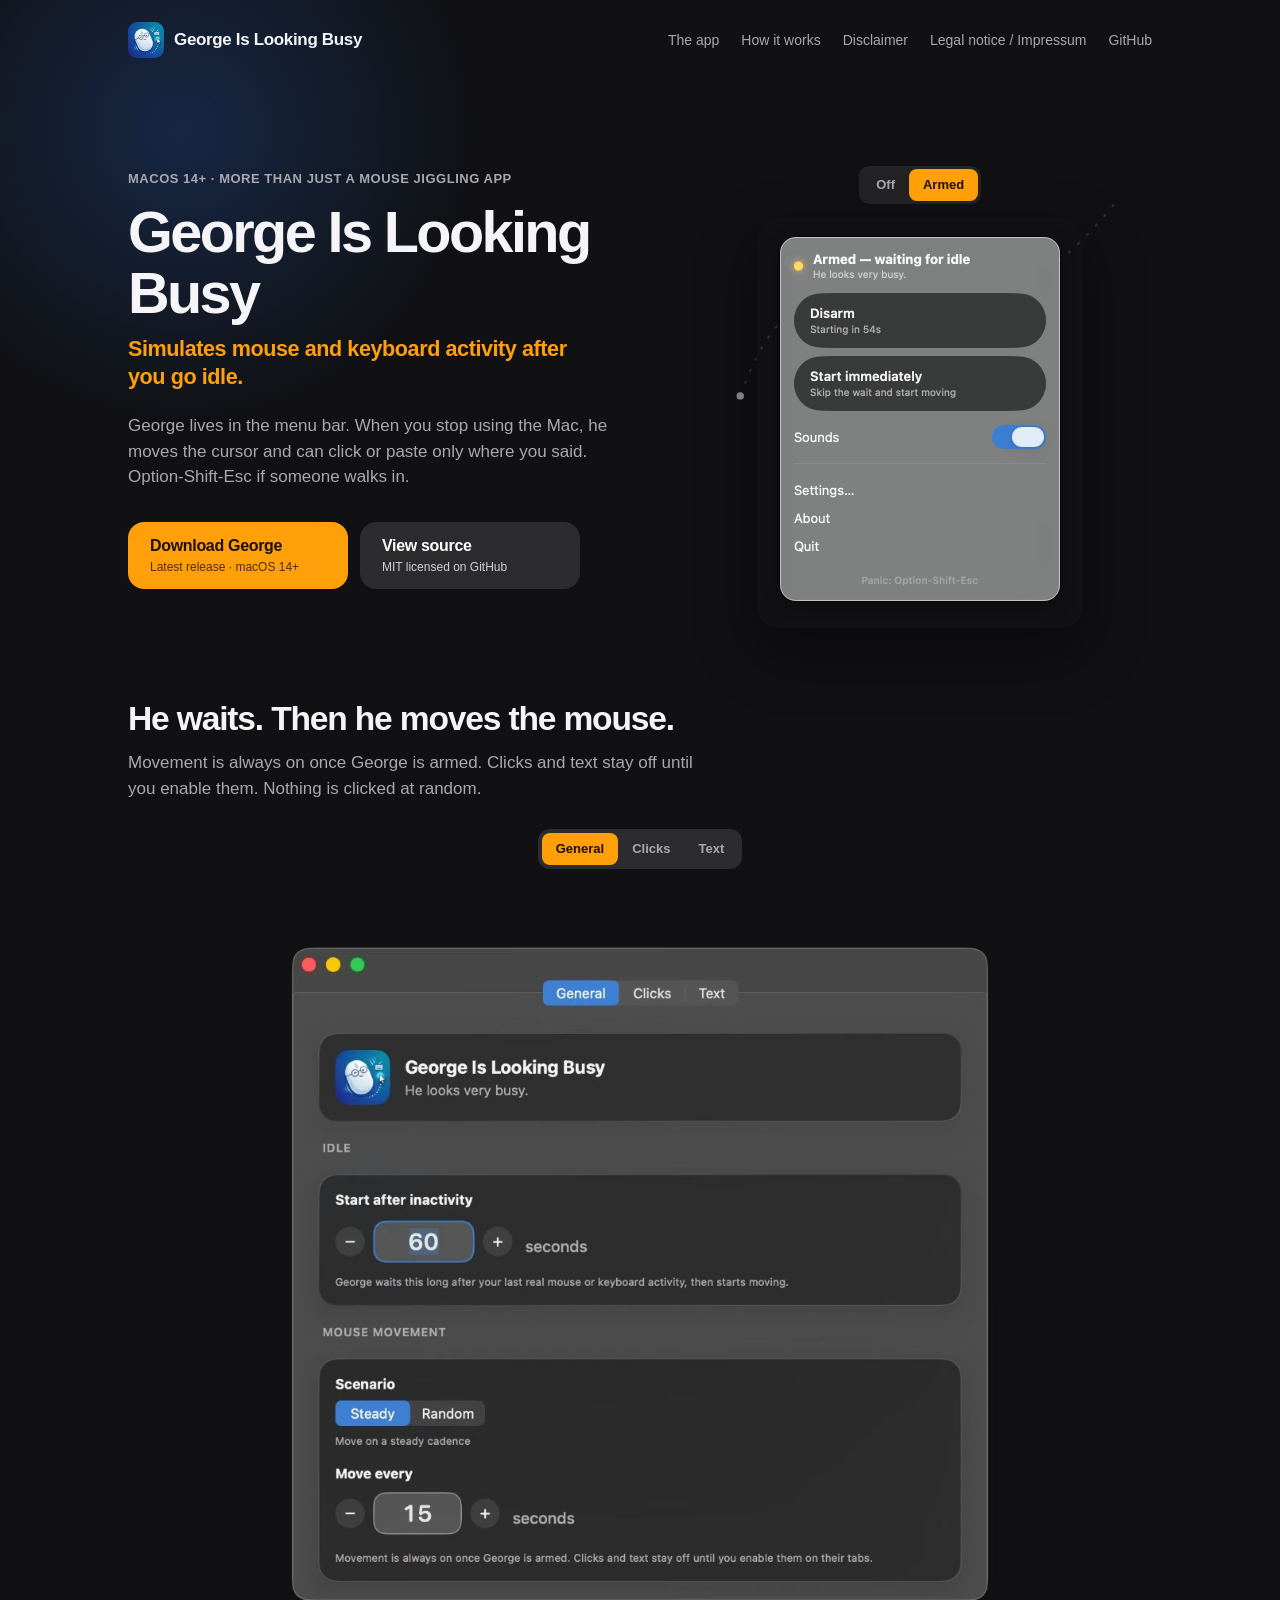
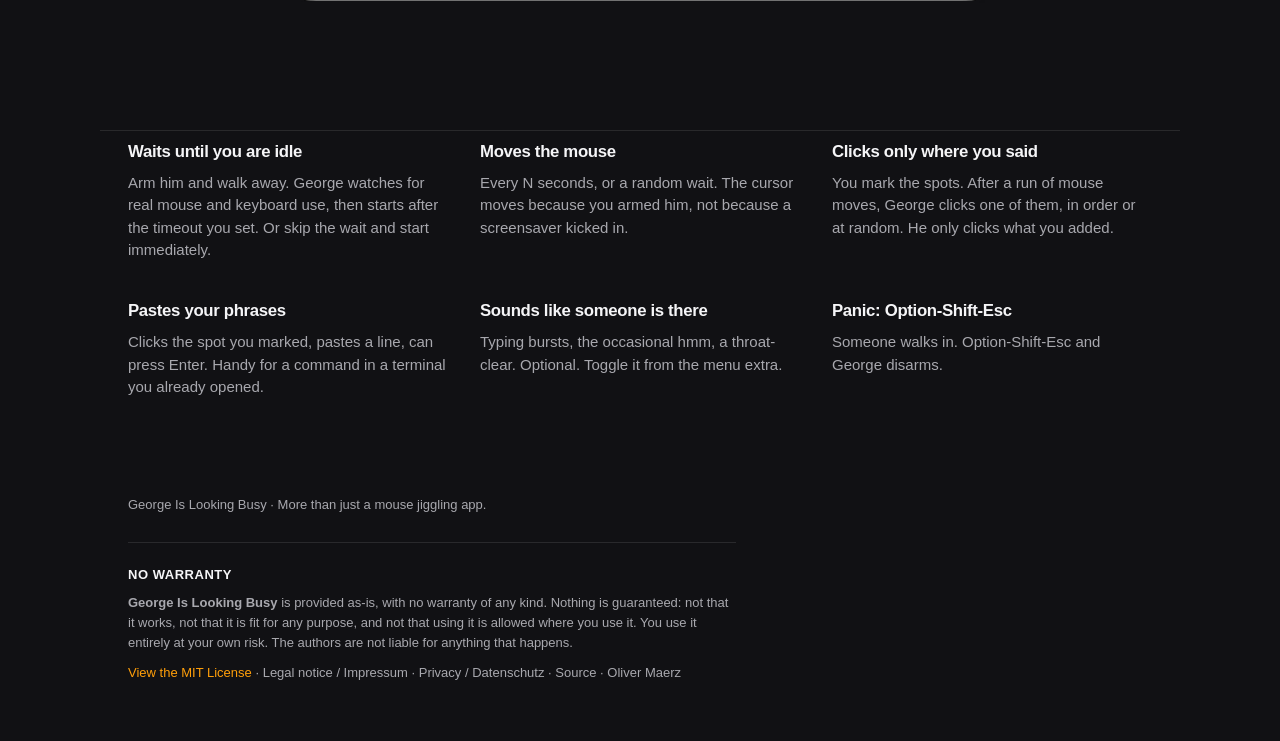
<file: docs/index.html>
<!DOCTYPE html>
<html lang="en">
<head>
  <meta charset="utf-8">
  <meta name="viewport" content="width=device-width, initial-scale=1">
  <title>George Is Looking Busy · macOS idle mouse and keyboard simulator</title>
  <meta name="description" content="A macOS menu bar app that simulates mouse and keyboard activity after you go idle. Clicks and pastes only where you said.">
  <link rel="canonical" href="https://george.olivermaerz.com/">
  <link rel="icon" type="image/png" href="images/favicon.png">
  <link rel="apple-touch-icon" href="images/apple-touch-icon.png">
  <link rel="preload" as="image" href="images/menu-armed.avif" type="image/avif">
  <meta property="og:title" content="George Is Looking Busy">
  <meta property="og:description" content="Simulates mouse and keyboard activity after you go idle. A macOS menu bar app.">
  <meta property="og:url" content="https://george.olivermaerz.com/">
  <meta property="og:image" content="https://george.olivermaerz.com/images/icon.png">
  <meta property="og:image:alt" content="George app icon: a cartoon mouse with glasses">
  <meta property="og:type" content="website">
  <meta property="og:site_name" content="George Is Looking Busy">
  <meta name="twitter:card" content="summary">
  <meta name="twitter:title" content="George Is Looking Busy">
  <meta name="twitter:description" content="A macOS menu bar extra that simulates mouse and keyboard activity after you go idle.">
  <meta name="twitter:image" content="https://george.olivermaerz.com/images/icon.png">
  <script type="application/ld+json">
  {
    "@context": "https://schema.org",
    "@type": "SoftwareApplication",
    "name": "George Is Looking Busy",
    "alternateName": "George",
    "url": "https://george.olivermaerz.com/",
    "image": "https://george.olivermaerz.com/images/icon.png",
    "screenshot": [
      {
        "@type": "ImageObject",
        "contentUrl": "https://george.olivermaerz.com/images/menu-armed.webp",
        "caption": "George Is Looking Busy menu extra while armed, counting down to idle"
      },
      {
        "@type": "ImageObject",
        "contentUrl": "https://george.olivermaerz.com/images/settings-general.webp",
        "caption": "General settings: idle timeout and mouse movement cadence"
      },
      {
        "@type": "ImageObject",
        "contentUrl": "https://george.olivermaerz.com/images/settings-clicks.webp",
        "caption": "Clicks settings: enable clicks, interval, and a marked click target"
      },
      {
        "@type": "ImageObject",
        "contentUrl": "https://george.olivermaerz.com/images/settings-text.webp",
        "caption": "Text settings: paste phrases at a marked spot, optionally pressing Enter"
      }
    ],
    "description": "A macOS menu bar app that simulates mouse and keyboard activity after you go idle. Clicks and pastes only where you said.",
    "applicationCategory": "UtilitiesApplication",
    "operatingSystem": "macOS 14",
    "softwareLicense": "https://opensource.org/licenses/MIT",
    "author": {
      "@type": "Person",
      "name": "Oliver Maerz",
      "url": "https://github.com/olivermaerz"
    },
    "offers": {
      "@type": "Offer",
      "price": "0",
      "priceCurrency": "USD"
    },
    "downloadUrl": "https://github.com/olivermaerz/george/releases"
  }
  </script>
  <link rel="stylesheet" href="styles.css">
</head>
<body>
  <div class="glow" aria-hidden="true"></div>

  <header class="nav">
    <a class="brand" href="#top">
      <img src="images/icon-72.webp" width="36" height="36" alt="" decoding="async">
      <span>George Is Looking Busy</span>
    </a>
    <nav>
      <a href="#tour">The app</a>
      <a href="#how">How it works</a>
      <a href="#disclaimer">Disclaimer</a>
      <a href="impressum.html">Legal notice / Impressum</a>
      <a href="https://github.com/olivermaerz/george">GitHub</a>
    </nav>
  </header>

  <main id="top">
    <section class="hero">
      <div class="hero-copy">
        <p class="eyebrow">macOS 14+ · More than just a mouse jiggling app</p>
        <h1>George Is Looking Busy</h1>
        <p class="tagline">Simulates mouse and keyboard activity after you go idle.</p>
        <p class="lede">
          George lives in the menu bar. When you stop using the Mac, he moves the cursor
          and can click or paste only where you said. Option-Shift-Esc if someone walks in.
        </p>
        <div class="ctas">
          <a class="btn-arm" href="https://github.com/olivermaerz/george/releases">
            <strong>Download George</strong>
            <span>Latest release · macOS 14+</span>
          </a>
          <a class="btn-quiet" href="https://github.com/olivermaerz/george">
            <strong>View source</strong>
            <span>MIT licensed on GitHub</span>
          </a>
        </div>
      </div>

      <div class="hero-visual">
        <svg class="wander" viewBox="0 0 420 340" aria-hidden="true">
          <path class="wander-path" d="M36 270 C 110 60, 210 310, 390 88" fill="none"/>
          <circle class="wander-dot" r="3.5" cx="0" cy="0"/>
        </svg>
        <div class="menu-stage">
          <div class="menu-toggle" role="tablist" aria-label="Menu extra state">
            <button type="button" id="tab-off" role="tab" aria-selected="false" aria-controls="menu-shot" data-src="images/menu-off" data-alt="George Is Looking Busy menu extra while off, with Arm and Start immediately buttons">Off</button>
            <button type="button" id="tab-armed" role="tab" aria-selected="true" aria-controls="menu-shot" data-src="images/menu-armed" data-alt="George Is Looking Busy menu extra while armed, counting down to idle">Armed</button>
          </div>
          <picture>
            <source type="image/avif" srcset="images/menu-armed.avif">
            <source type="image/webp" srcset="images/menu-armed.webp">
            <img id="menu-shot" class="menu-shot" src="images/menu-armed.webp" width="652" height="820" alt="George Is Looking Busy menu extra while armed, counting down to idle" decoding="async">
          </picture>
        </div>
      </div>
    </section>

    <section class="tour" id="tour">
      <div class="tour-copy">
        <h2>He waits. Then he moves the mouse.</h2>
        <p>
          Movement is always on once George is armed. Clicks and text stay off
          until you enable them. Nothing is clicked at random.
        </p>
      </div>

      <div class="segmented" role="tablist" aria-label="Settings">
        <button type="button" role="tab" aria-selected="true" aria-controls="tour-shot" data-src="images/settings-general" data-alt="George Is Looking Busy General settings: idle timeout and mouse movement cadence">General</button>
        <button type="button" role="tab" aria-selected="false" aria-controls="tour-shot" data-src="images/settings-clicks" data-alt="George Is Looking Busy Clicks settings: enable clicks, interval, and a marked click target">Clicks</button>
        <button type="button" role="tab" aria-selected="false" aria-controls="tour-shot" data-src="images/settings-text" data-alt="George Is Looking Busy Text settings: paste phrases at a marked spot, optionally pressing Enter">Text</button>
      </div>

      <figure class="window-stage">
        <picture>
          <source type="image/avif" srcset="images/settings-general.avif">
          <source type="image/webp" srcset="images/settings-general.webp">
          <img id="tour-shot" src="images/settings-general.webp" width="956" height="965" alt="George Is Looking Busy General settings: idle timeout and mouse movement cadence" loading="lazy" decoding="async">
        </picture>
      </figure>
    </section>

    <section class="features" id="how">
      <article>
        <h3>Waits until you are idle</h3>
        <p>Arm him and walk away. George watches for real mouse and keyboard use, then starts after the timeout you set. Or skip the wait and start immediately.</p>
      </article>
      <article>
        <h3>Moves the mouse</h3>
        <p>Every N seconds, or a random wait. The cursor moves because you armed him, not because a screensaver kicked in.</p>
      </article>
      <article>
        <h3>Clicks only where you said</h3>
        <p>You mark the spots. After a run of mouse moves, George clicks one of them, in order or at random. He only clicks what you added.</p>
      </article>
      <article>
        <h3>Pastes your phrases</h3>
        <p>Clicks the spot you marked, pastes a line, can press Enter. Handy for a command in a terminal you already opened.</p>
      </article>
      <article>
        <h3>Sounds like someone is there</h3>
        <p>Typing bursts, the occasional hmm, a throat-clear. Optional. Toggle it from the menu extra.</p>
      </article>
      <article>
        <h3>Panic: Option-Shift-Esc</h3>
        <p>Someone walks in. Option-Shift-Esc and George disarms.</p>
      </article>
    </section>
  </main>

  <footer>
    <p>George Is Looking Busy · More than just a mouse jiggling app.</p>
    <section class="disclaimer" id="disclaimer">
      <h2>No warranty</h2>
      <p>
        <strong>George Is Looking Busy</strong> is provided as-is, with no warranty of any kind. Nothing is
        guaranteed: not that it works, not that it is fit for any purpose, and
        not that using it is allowed where you use it. You use it entirely at
        your own risk. The authors are not liable for anything that happens.
      </p>
      <p>
        <button type="button" class="license-open" data-open-license>View the MIT License</button>
        ·
        <a href="impressum.html">Legal notice / Impressum</a>
        ·
        <a href="privacy.html">Privacy / Datenschutz</a>
        ·
        <a href="https://github.com/olivermaerz/george">Source</a>
        ·
        <a href="https://github.com/olivermaerz">Oliver Maerz</a>
      </p>
    </section>
  </footer>

  <dialog id="license-dialog" class="license-dialog" aria-labelledby="license-title">
    <div class="license-dialog-head">
      <h2 id="license-title">MIT License</h2>
      <button type="button" class="license-close" data-close-license>Close</button>
    </div>
    <textarea class="license-text" readonly rows="18">MIT License

Copyright (c) 2026 Oliver Maerz

Permission is hereby granted, free of charge, to any person obtaining a copy
of this software and associated documentation files (the "Software"), to deal
in the Software without restriction, including without limitation the rights
to use, copy, modify, merge, publish, distribute, sublicense, and/or sell
copies of the Software, and to permit persons to whom the Software is
furnished to do so, subject to the following conditions:

The above copyright notice and this permission notice shall be included in all
copies or substantial portions of the Software.

THE SOFTWARE IS PROVIDED "AS IS", WITHOUT WARRANTY OF ANY KIND, EXPRESS OR
IMPLIED, INCLUDING BUT NOT LIMITED TO THE WARRANTIES OF MERCHANTABILITY,
FITNESS FOR A PARTICULAR PURPOSE AND NONINFRINGEMENT. IN NO EVENT SHALL THE
AUTHORS OR COPYRIGHT HOLDERS BE LIABLE FOR ANY CLAIM, DAMAGES OR OTHER
LIABILITY, WHETHER IN AN ACTION OF CONTRACT, TORT OR OTHERWISE, ARISING FROM,
OUT OF OR IN CONNECTION WITH THE SOFTWARE OR THE USE OR OTHER DEALINGS IN THE
SOFTWARE.</textarea>
  </dialog>

  <script src="app.js"></script>
</body>
</html>
</file>
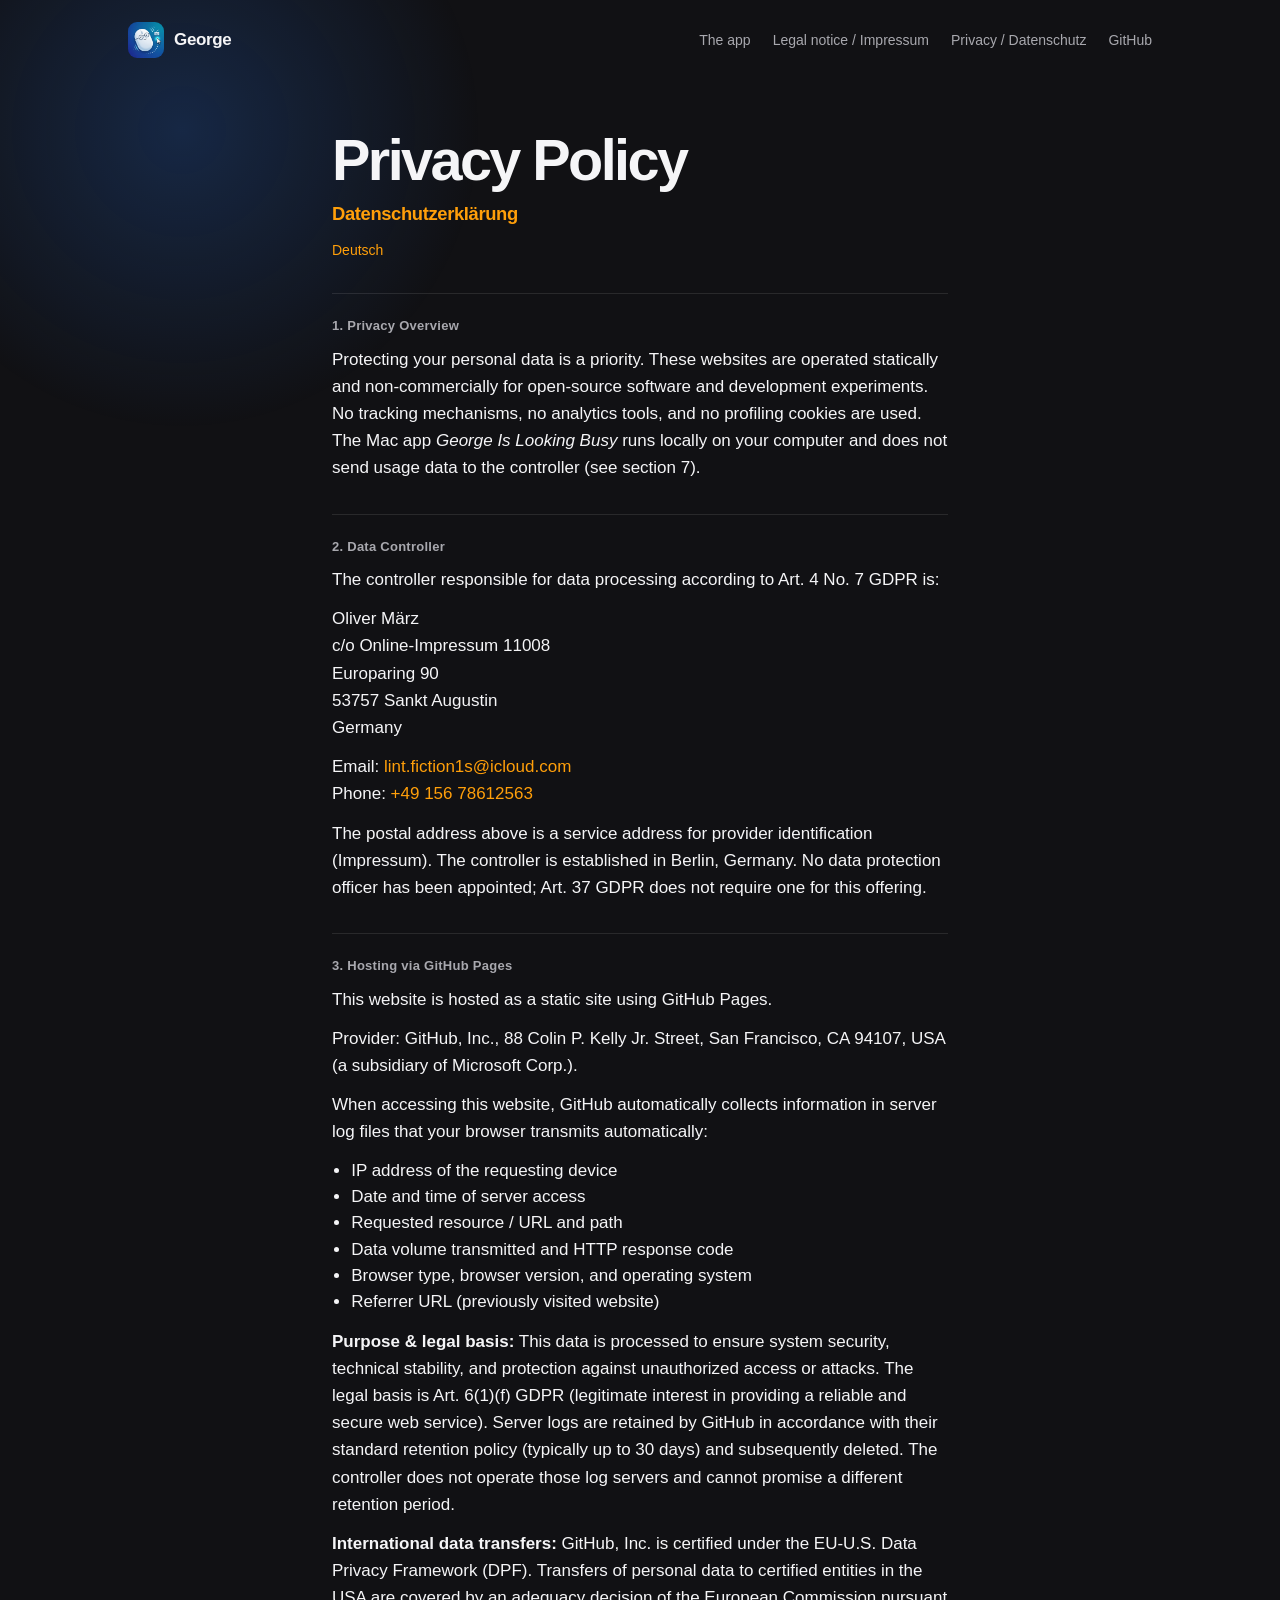
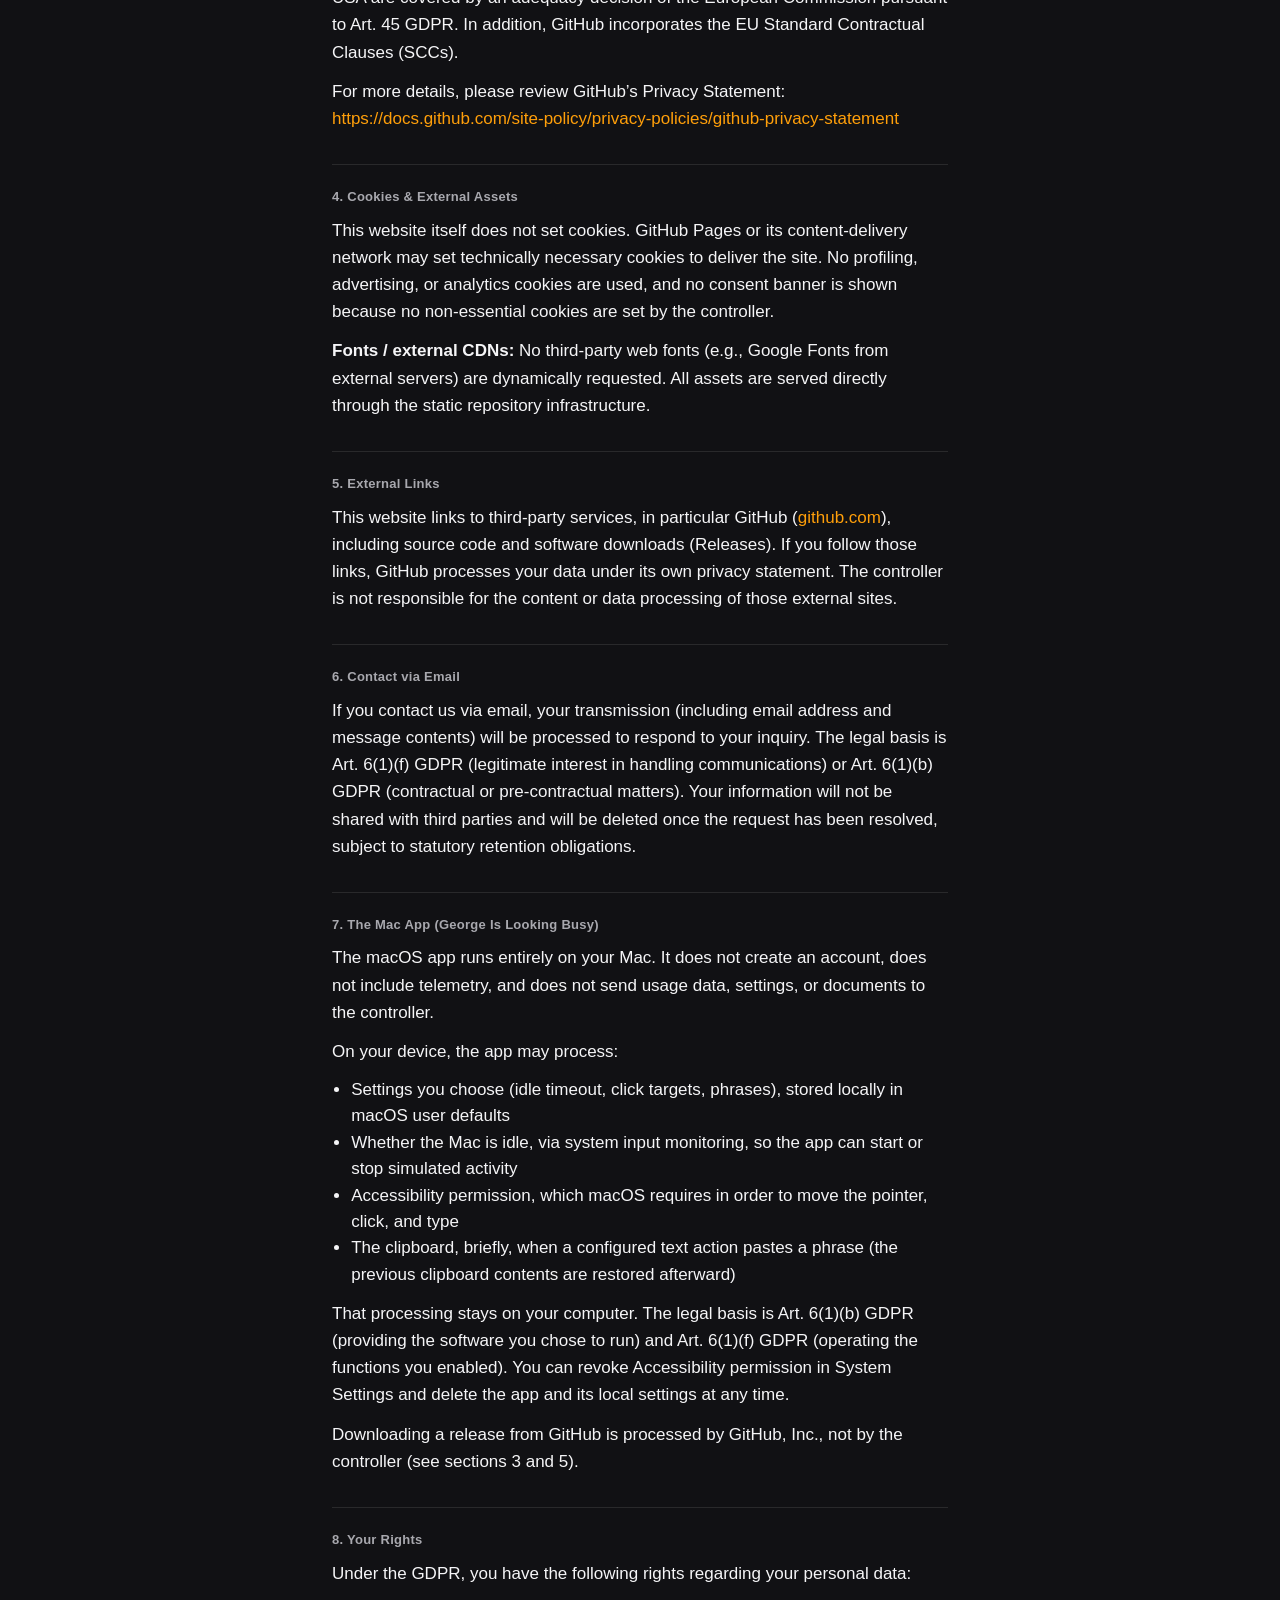
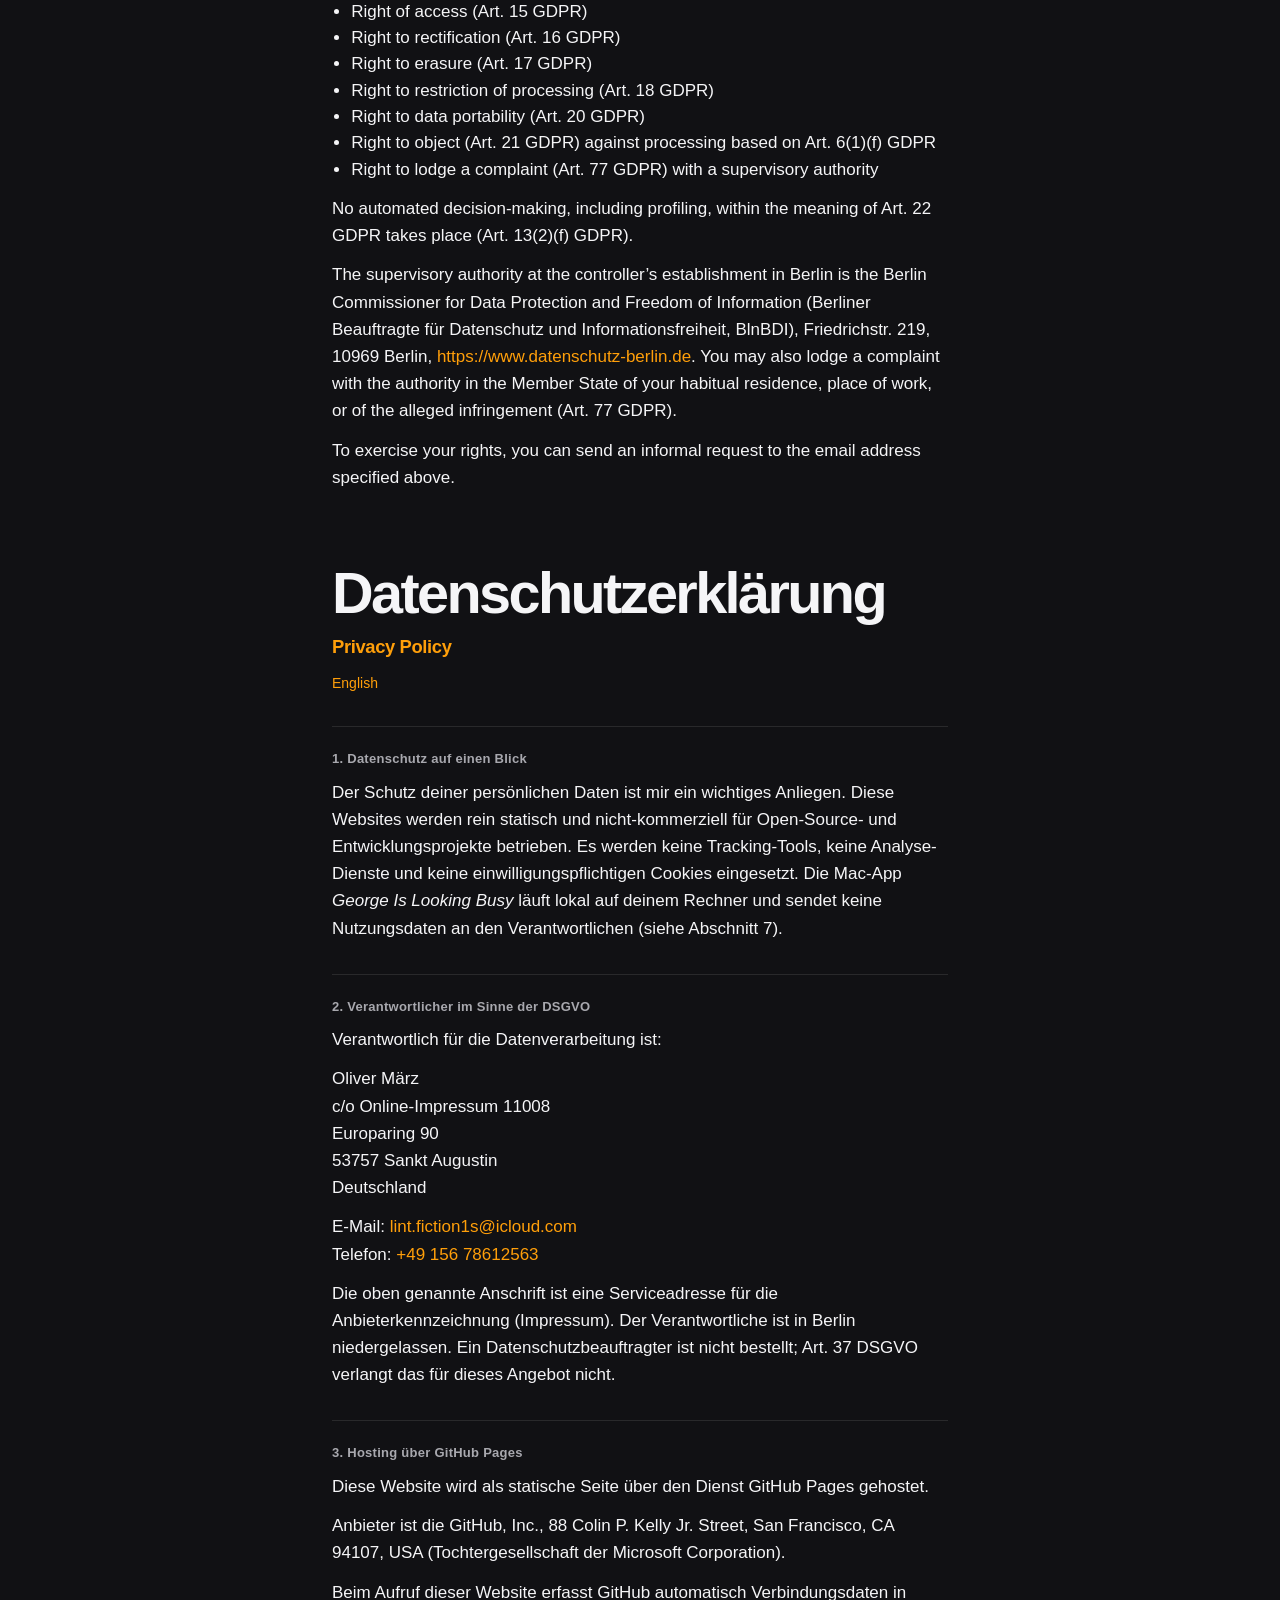
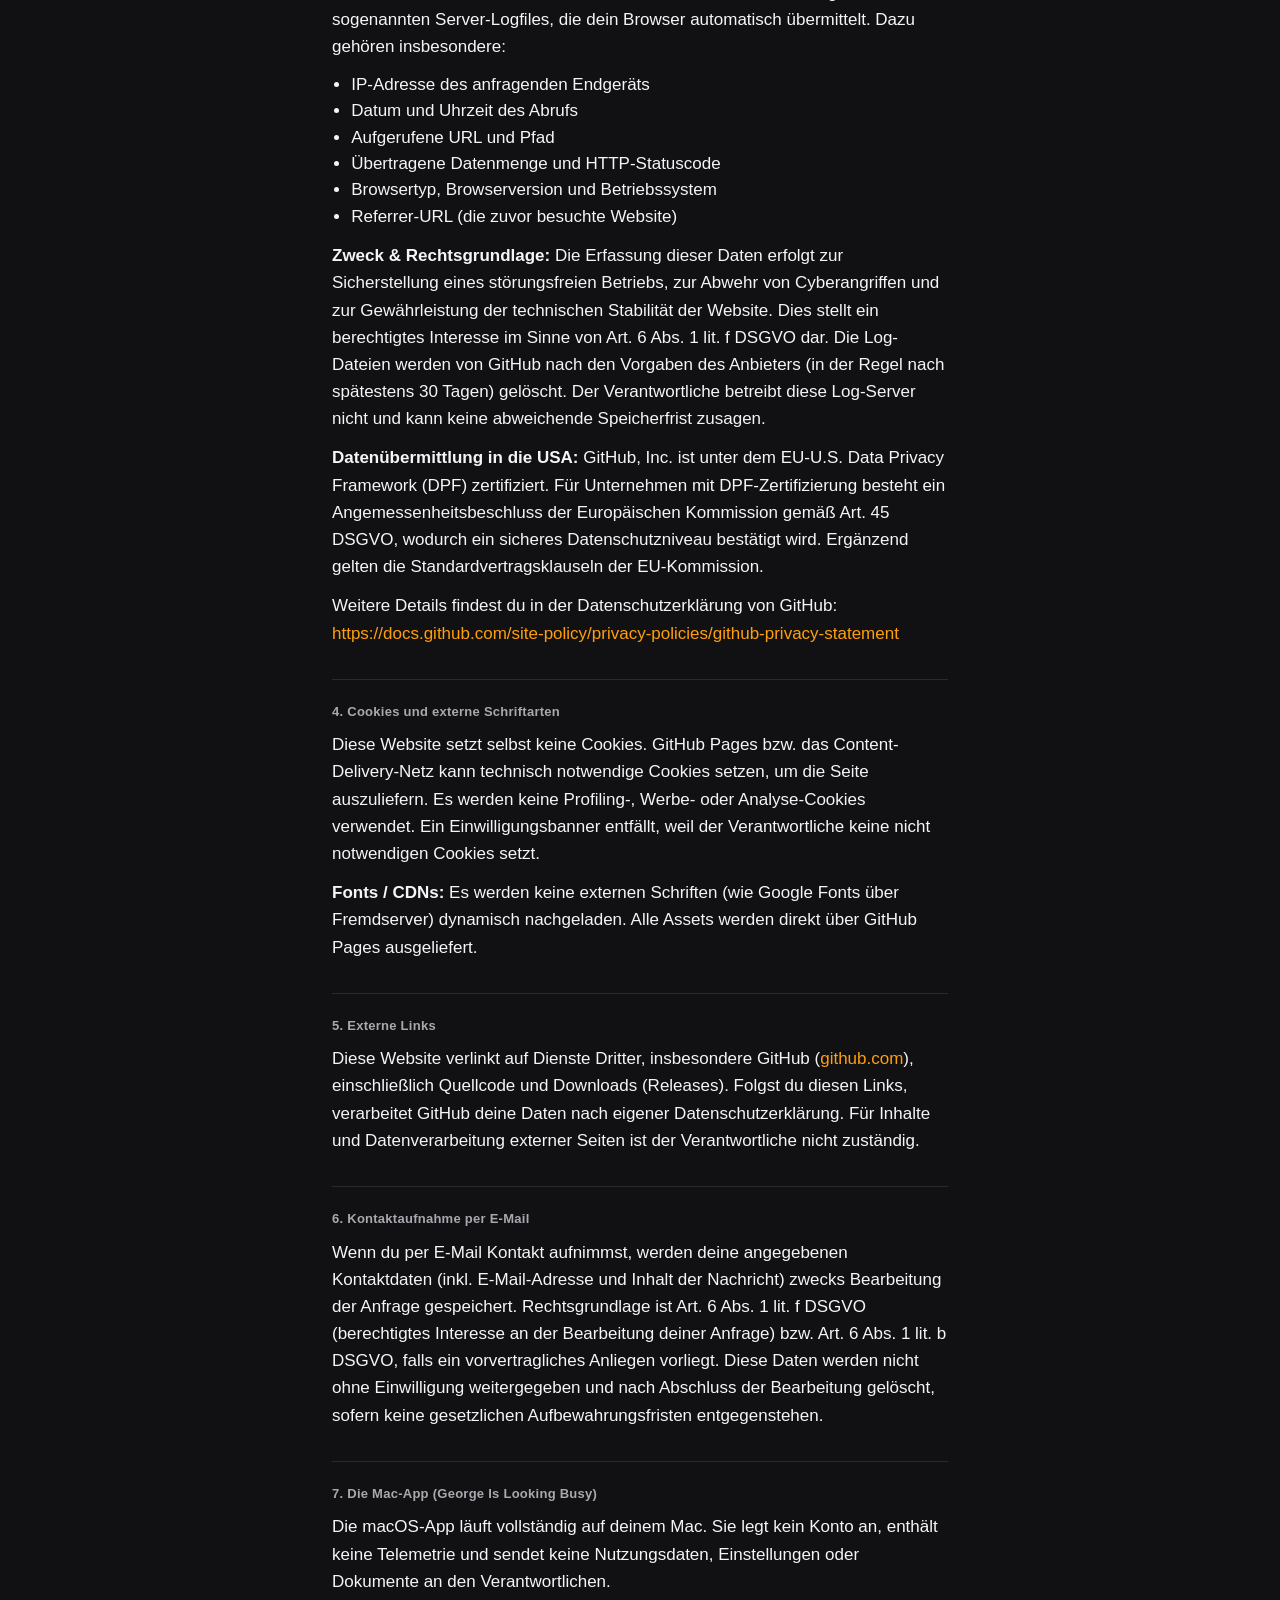
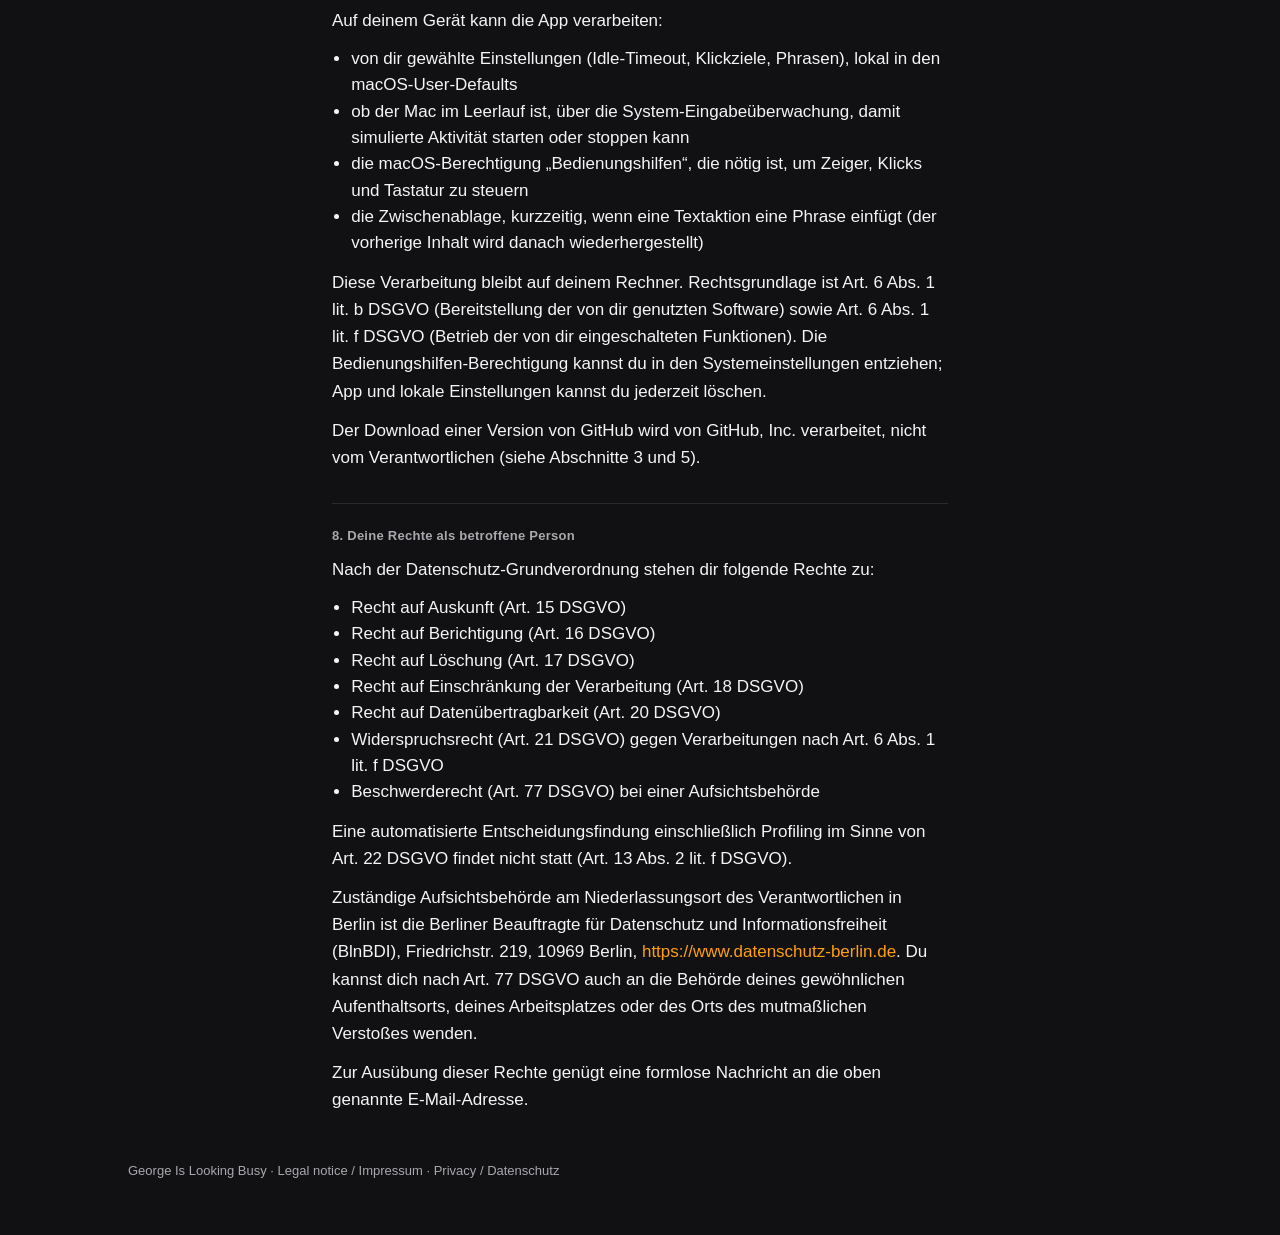
<file: docs/datenschutz.html>
<!DOCTYPE html>
<html lang="de">
<head>
  <meta charset="utf-8">
  <meta http-equiv="refresh" content="0; url=privacy.html#de">
  <link rel="canonical" href="https://george.olivermaerz.com/privacy.html">
  <title>Datenschutzerklärung</title>
  <script>location.replace("privacy.html#de");</script>
</head>
<body>
  <p><a href="privacy.html#de">Datenschutzerklärung / Privacy Policy</a></p>
</body>
</html>
</file>
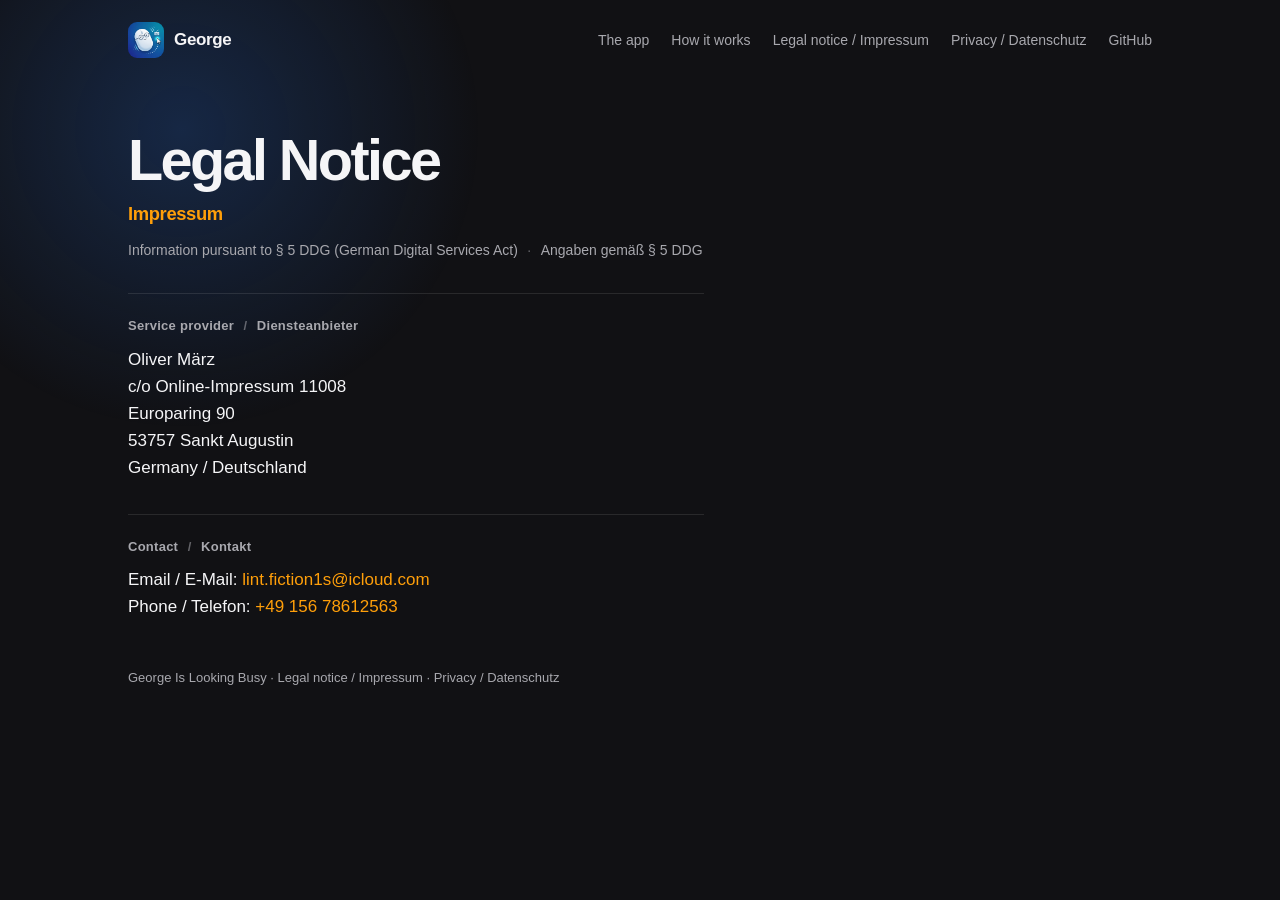
<file: docs/impressum.html>
<!DOCTYPE html>
<html lang="en">
<head>
  <meta charset="utf-8">
  <meta name="viewport" content="width=device-width, initial-scale=1">
  <title>Legal Notice / Impressum — George Is Looking Busy</title>
  <meta name="description" content="Legal notice / Impressum and provider identification for George Is Looking Busy.">
  <meta name="theme-color" content="#111114">
  <link rel="canonical" href="https://george.olivermaerz.com/impressum.html">
  <link rel="icon" type="image/png" href="images/favicon.png">
  <link rel="apple-touch-icon" href="images/apple-touch-icon.png">
  <link rel="stylesheet" href="styles.css">
</head>
<body>
  <div class="glow" aria-hidden="true"></div>

  <header class="nav">
    <a class="brand" href="./">
      <img src="images/icon.png" width="36" height="36" alt="">
      <span>George</span>
    </a>
    <nav>
      <a href="./#tour">The app</a>
      <a href="./#how">How it works</a>
      <a href="./impressum.html">Legal notice / Impressum</a>
      <a href="./privacy.html">Privacy / Datenschutz</a>
      <a href="https://github.com/olivermaerz/george">GitHub</a>
    </nav>
  </header>

  <main class="legal" id="top">
    <h1>Legal Notice</h1>
    <p class="legal-lede" lang="de">Impressum</p>
    <p class="legal-sub">
      <span lang="en">Information pursuant to § 5 DDG (German Digital Services Act)</span>
      <span class="sep" aria-hidden="true">·</span>
      <span lang="de">Angaben gemäß § 5 DDG</span>
    </p>

    <section class="legal-block">
      <h2>
        <span lang="en">Service provider</span>
        <span class="sep" aria-hidden="true">/</span>
        <span lang="de">Diensteanbieter</span>
      </h2>
      <p>
        Oliver März<br>
        c/o Online-Impressum 11008<br>
        Europaring 90<br>
        53757 Sankt Augustin<br>
        <span lang="en">Germany</span><span lang="de"> / Deutschland</span>
      </p>
    </section>

    <section class="legal-block">
      <h2>
        <span lang="en">Contact</span>
        <span class="sep" aria-hidden="true">/</span>
        <span lang="de">Kontakt</span>
      </h2>
      <p>
        <span lang="en">Email</span><span lang="de"> / E-Mail</span>:
        <a href="mailto:lint.fiction1s@icloud.com">lint.fiction1s@icloud.com</a><br>
        <span lang="en">Phone</span><span lang="de"> / Telefon</span>:
        <a href="tel:+4915678612563">+49 156 78612563</a>
      </p>
    </section>
  </main>

  <footer>
    <p>
      <a href="./">George Is Looking Busy</a>
      · <a href="./impressum.html">Legal notice / Impressum</a>
      · <a href="./privacy.html">Privacy / Datenschutz</a>
    </p>
  </footer>
</body>
</html>
</file>
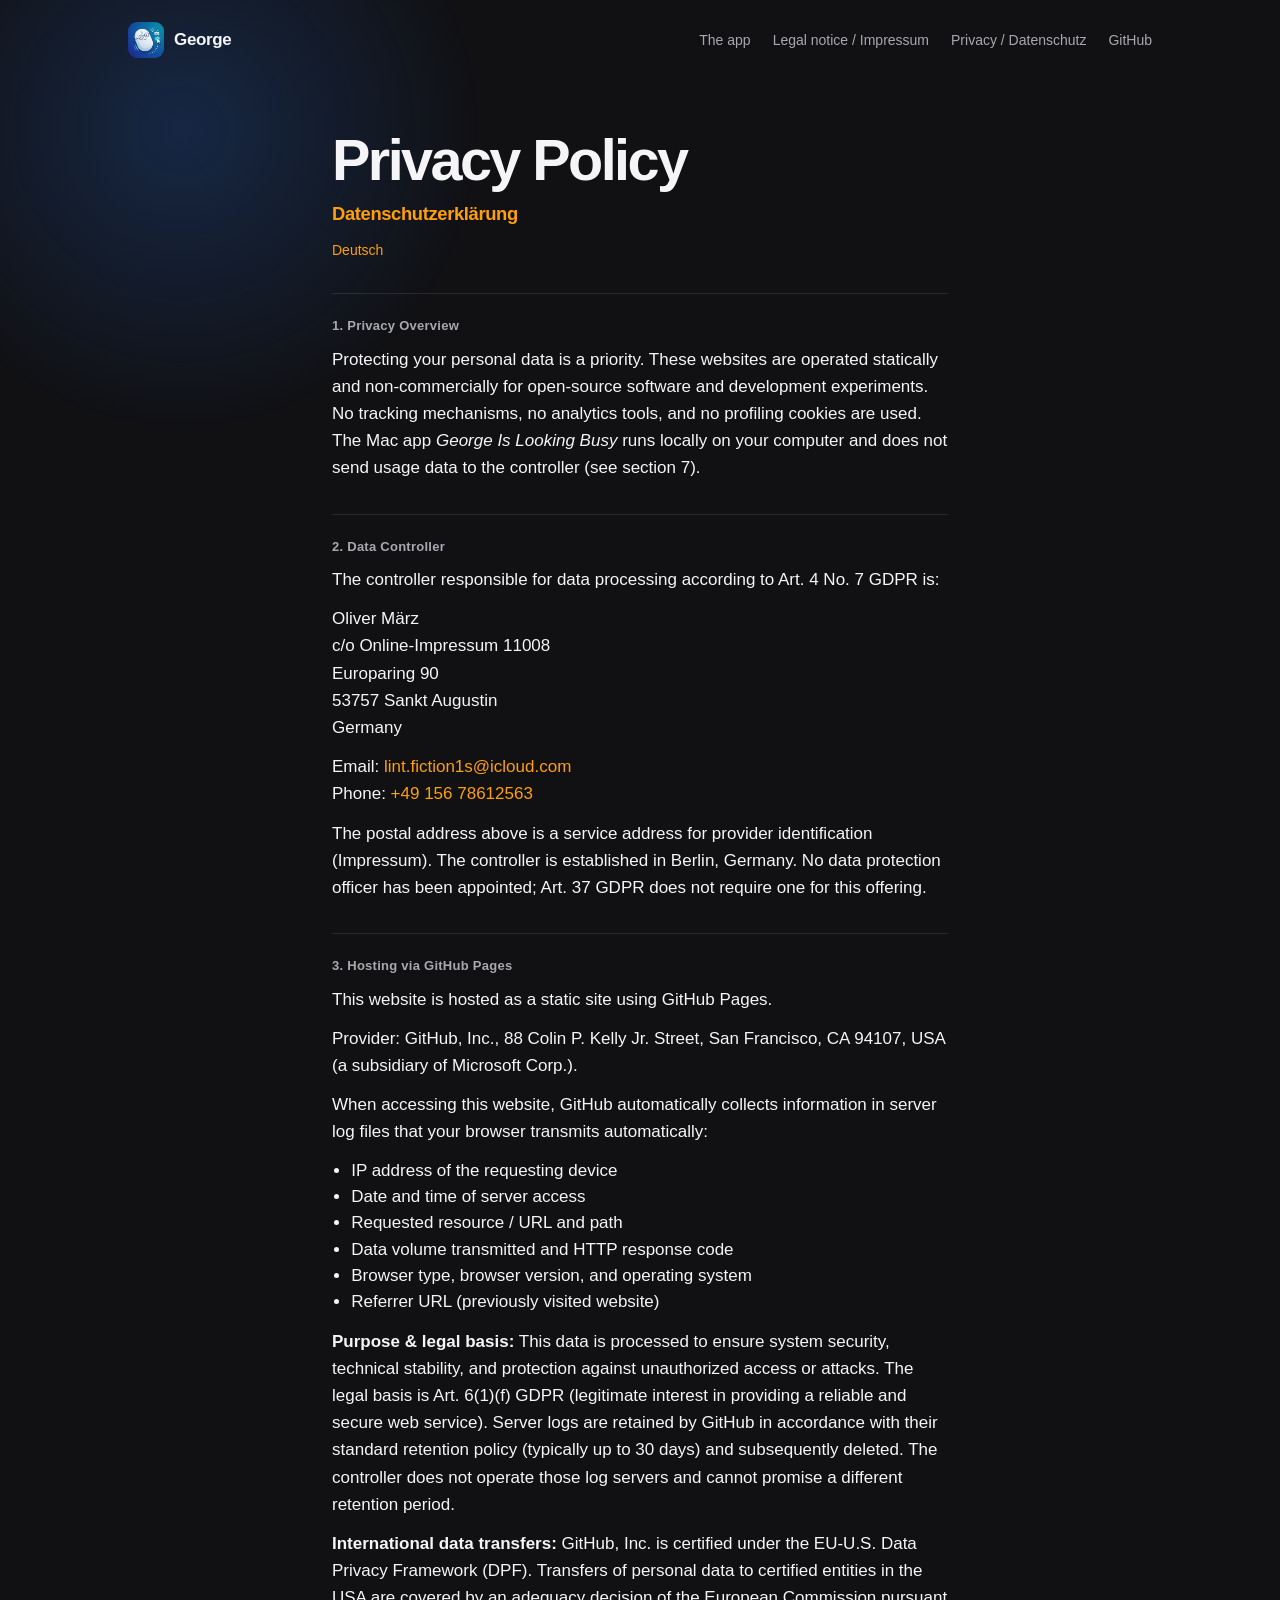
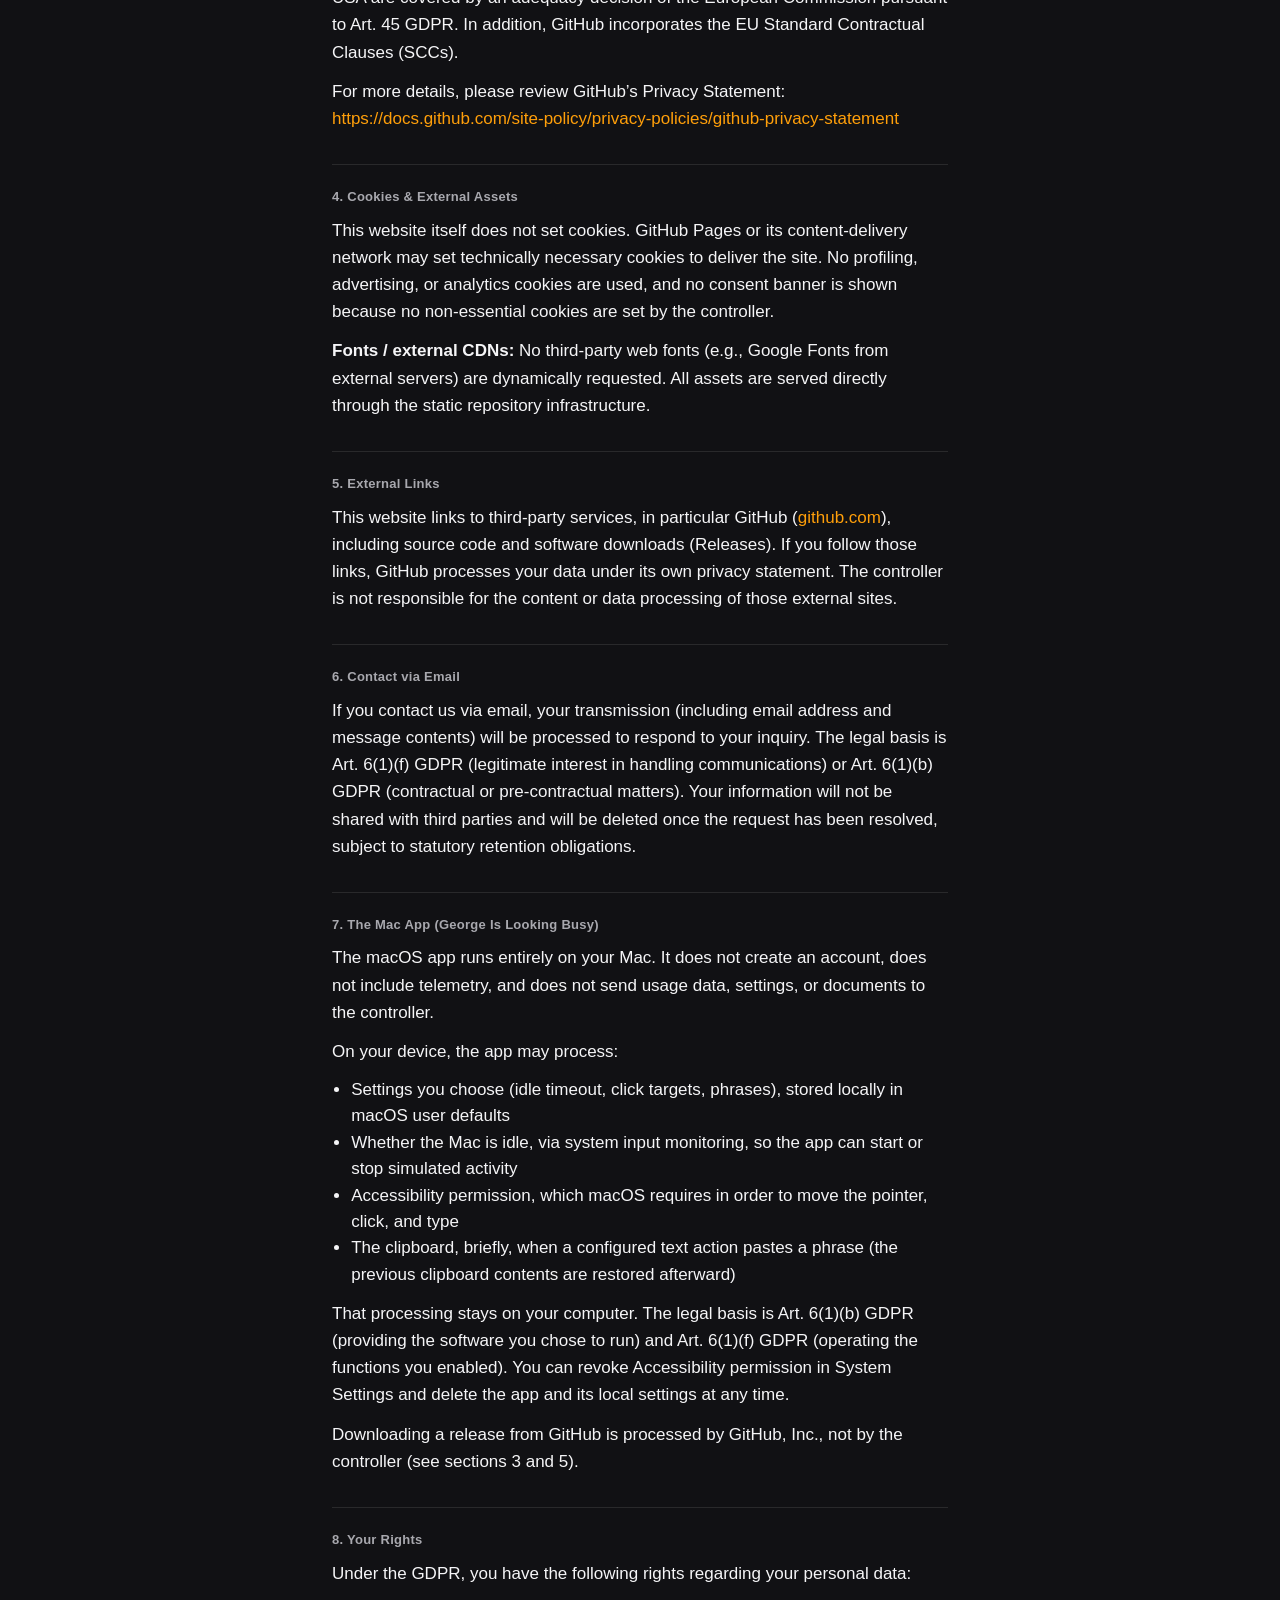
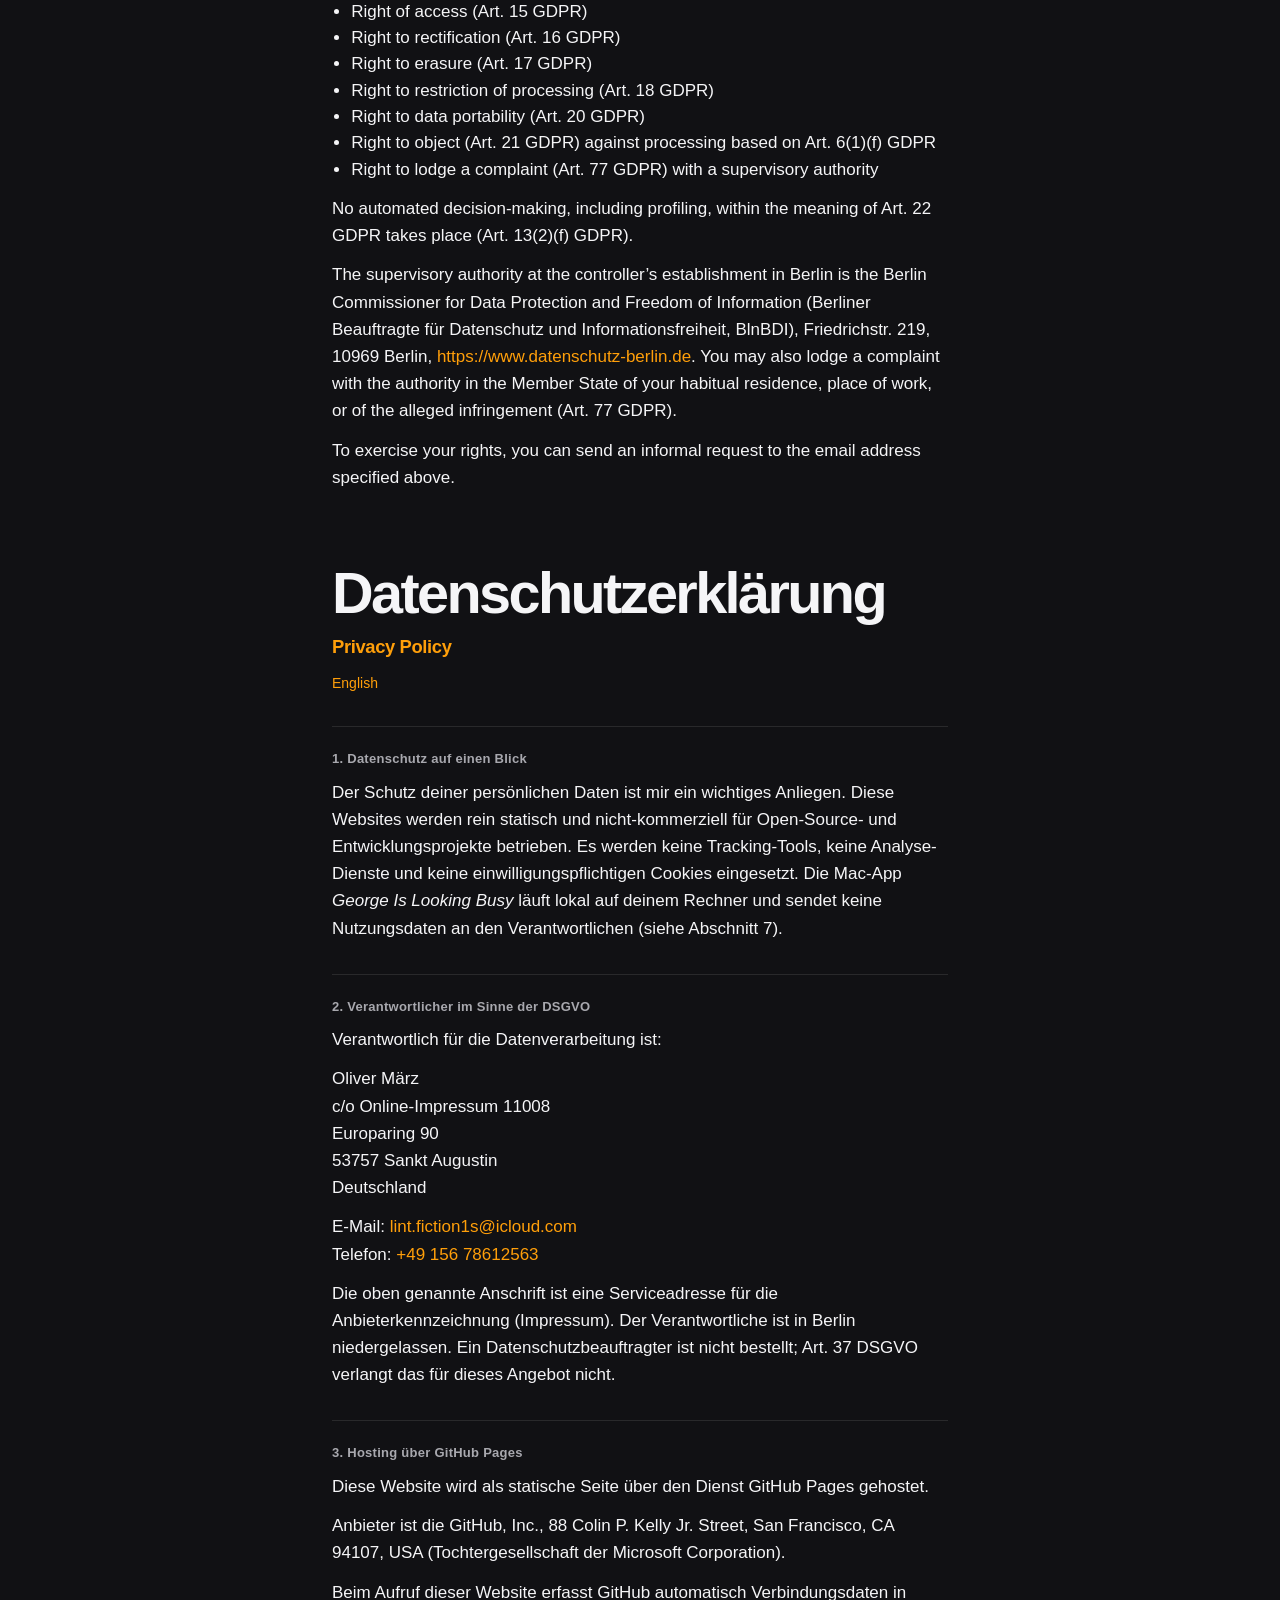
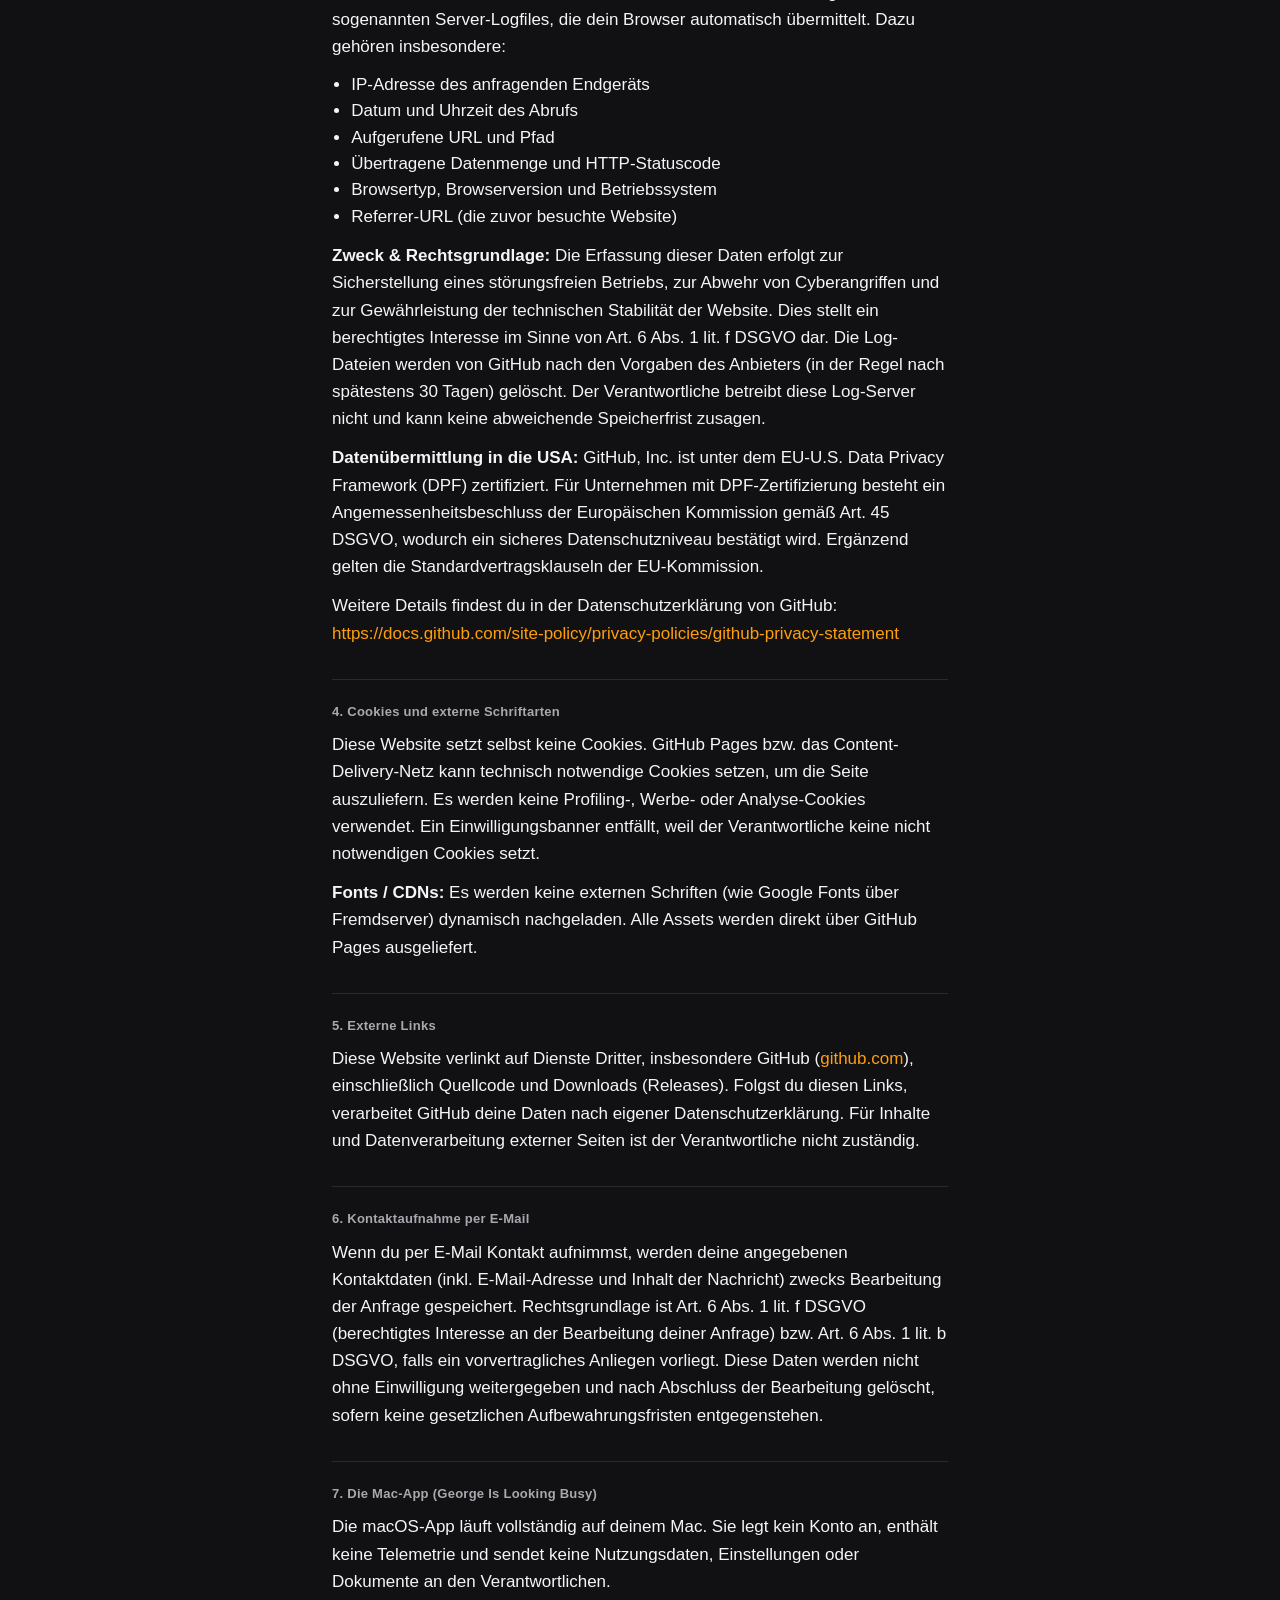
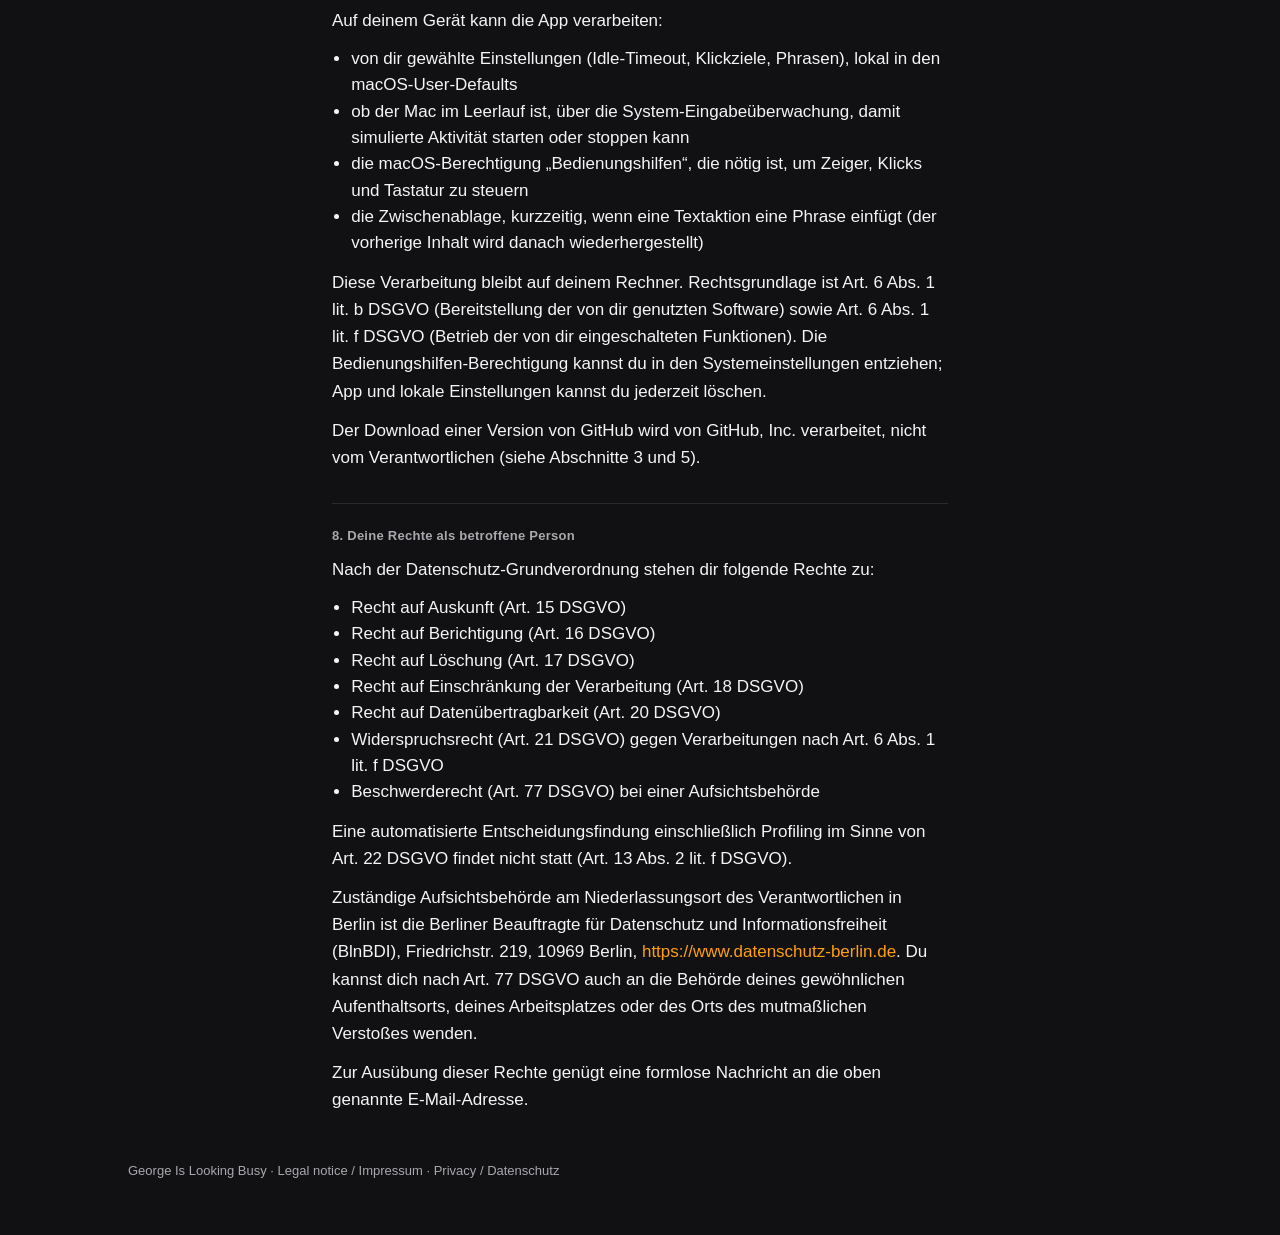
<file: docs/privacy.html>
<!DOCTYPE html>
<html lang="en">
<head>
  <meta charset="utf-8">
  <meta name="viewport" content="width=device-width, initial-scale=1">
  <title>Privacy Policy / Datenschutzerklärung — George Is Looking Busy</title>
  <meta name="description" content="Privacy Policy / Datenschutzerklärung for George Is Looking Busy.">
  <meta name="theme-color" content="#111114">
  <link rel="canonical" href="https://george.olivermaerz.com/privacy.html">
  <link rel="icon" type="image/png" href="images/favicon.png">
  <link rel="apple-touch-icon" href="images/apple-touch-icon.png">
  <link rel="stylesheet" href="styles.css">
</head>
<body>
  <div class="glow" aria-hidden="true"></div>

  <header class="nav">
    <a class="brand" href="./">
      <img src="images/icon.png" width="36" height="36" alt="">
      <span>George</span>
    </a>
    <nav>
      <a href="./#tour">The app</a>
      <a href="./impressum.html">Legal notice / Impressum</a>
      <a href="./privacy.html">Privacy / Datenschutz</a>
      <a href="https://github.com/olivermaerz/george">GitHub</a>
    </nav>
  </header>

  <main class="legal legal-policy" id="top">
    <article lang="en">
      <h1>Privacy Policy</h1>
      <p class="legal-lede" lang="de">Datenschutzerklärung</p>
      <p class="legal-sub">
        <a href="#de">Deutsch</a>
      </p>

      <section class="legal-block">
        <h2>1. Privacy Overview</h2>
        <p>
          Protecting your personal data is a priority. These websites are operated statically
          and non-commercially for open-source software and development experiments. No tracking
          mechanisms, no analytics tools, and no profiling cookies are used. The Mac app
          <em>George Is Looking Busy</em> runs locally on your computer and does not send
          usage data to the controller (see section 7).
        </p>
      </section>

      <section class="legal-block">
        <h2>2. Data Controller</h2>
        <p>
          The controller responsible for data processing according to Art. 4 No. 7 GDPR is:
        </p>
        <p>
          Oliver März<br>
          c/o Online-Impressum 11008<br>
          Europaring 90<br>
          53757 Sankt Augustin<br>
          Germany
        </p>
        <p>
          Email: <a href="mailto:lint.fiction1s@icloud.com">lint.fiction1s@icloud.com</a><br>
          Phone: <a href="tel:+4915678612563">+49 156 78612563</a>
        </p>
        <p>
          The postal address above is a service address for provider identification
          (Impressum). The controller is established in Berlin, Germany. No data protection
          officer has been appointed; Art. 37 GDPR does not require one for this offering.
        </p>
      </section>

      <section class="legal-block">
        <h2>3. Hosting via GitHub Pages</h2>
        <p>This website is hosted as a static site using GitHub Pages.</p>
        <p>
          Provider: GitHub, Inc., 88 Colin P. Kelly Jr. Street, San Francisco, CA 94107, USA
          (a subsidiary of Microsoft Corp.).
        </p>
        <p>
          When accessing this website, GitHub automatically collects information in server
          log files that your browser transmits automatically:
        </p>
        <ul>
          <li>IP address of the requesting device</li>
          <li>Date and time of server access</li>
          <li>Requested resource / URL and path</li>
          <li>Data volume transmitted and HTTP response code</li>
          <li>Browser type, browser version, and operating system</li>
          <li>Referrer URL (previously visited website)</li>
        </ul>
        <p>
          <strong>Purpose &amp; legal basis:</strong>
          This data is processed to ensure system security, technical stability, and protection
          against unauthorized access or attacks. The legal basis is Art. 6(1)(f) GDPR
          (legitimate interest in providing a reliable and secure web service). Server logs
          are retained by GitHub in accordance with their standard retention policy
          (typically up to 30 days) and subsequently deleted. The controller does not operate
          those log servers and cannot promise a different retention period.
        </p>
        <p>
          <strong>International data transfers:</strong>
          GitHub, Inc. is certified under the EU-U.S. Data Privacy Framework (DPF). Transfers
          of personal data to certified entities in the USA are covered by an adequacy
          decision of the European Commission pursuant to Art. 45 GDPR. In addition, GitHub
          incorporates the EU Standard Contractual Clauses (SCCs).
        </p>
        <p>
          For more details, please review GitHub’s Privacy Statement:
          <a href="https://docs.github.com/site-policy/privacy-policies/github-privacy-statement">https://docs.github.com/site-policy/privacy-policies/github-privacy-statement</a>
        </p>
      </section>

      <section class="legal-block">
        <h2>4. Cookies &amp; External Assets</h2>
        <p>
          This website itself does not set cookies. GitHub Pages or its content-delivery
          network may set technically necessary cookies to deliver the site. No profiling,
          advertising, or analytics cookies are used, and no consent banner is shown because
          no non-essential cookies are set by the controller.
        </p>
        <p>
          <strong>Fonts / external CDNs:</strong> No third-party web fonts (e.g., Google Fonts
          from external servers) are dynamically requested. All assets are served directly
          through the static repository infrastructure.
        </p>
      </section>

      <section class="legal-block">
        <h2>5. External Links</h2>
        <p>
          This website links to third-party services, in particular GitHub
          (<a href="https://github.com/olivermaerz/george">github.com</a>), including source
          code and software downloads (Releases). If you follow those links, GitHub processes
          your data under its own privacy statement. The controller is not responsible for
          the content or data processing of those external sites.
        </p>
      </section>

      <section class="legal-block">
        <h2>6. Contact via Email</h2>
        <p>
          If you contact us via email, your transmission (including email address and message
          contents) will be processed to respond to your inquiry. The legal basis is
          Art. 6(1)(f) GDPR (legitimate interest in handling communications) or
          Art. 6(1)(b) GDPR (contractual or pre-contractual matters). Your information will
          not be shared with third parties and will be deleted once the request has been
          resolved, subject to statutory retention obligations.
        </p>
      </section>

      <section class="legal-block">
        <h2>7. The Mac App (George Is Looking Busy)</h2>
        <p>
          The macOS app runs entirely on your Mac. It does not create an account, does not
          include telemetry, and does not send usage data, settings, or documents to the
          controller.
        </p>
        <p>On your device, the app may process:</p>
        <ul>
          <li>Settings you choose (idle timeout, click targets, phrases), stored locally in macOS user defaults</li>
          <li>Whether the Mac is idle, via system input monitoring, so the app can start or stop simulated activity</li>
          <li>Accessibility permission, which macOS requires in order to move the pointer, click, and type</li>
          <li>The clipboard, briefly, when a configured text action pastes a phrase (the previous clipboard contents are restored afterward)</li>
        </ul>
        <p>
          That processing stays on your computer. The legal basis is Art. 6(1)(b) GDPR
          (providing the software you chose to run) and Art. 6(1)(f) GDPR (operating the
          functions you enabled). You can revoke Accessibility permission in System Settings
          and delete the app and its local settings at any time.
        </p>
        <p>
          Downloading a release from GitHub is processed by GitHub, Inc., not by the
          controller (see sections 3 and 5).
        </p>
      </section>

      <section class="legal-block">
        <h2>8. Your Rights</h2>
        <p>Under the GDPR, you have the following rights regarding your personal data:</p>
        <ul>
          <li>Right of access (Art. 15 GDPR)</li>
          <li>Right to rectification (Art. 16 GDPR)</li>
          <li>Right to erasure (Art. 17 GDPR)</li>
          <li>Right to restriction of processing (Art. 18 GDPR)</li>
          <li>Right to data portability (Art. 20 GDPR)</li>
          <li>Right to object (Art. 21 GDPR) against processing based on Art. 6(1)(f) GDPR</li>
          <li>Right to lodge a complaint (Art. 77 GDPR) with a supervisory authority</li>
        </ul>
        <p>
          No automated decision-making, including profiling, within the meaning of Art. 22
          GDPR takes place (Art. 13(2)(f) GDPR).
        </p>
        <p>
          The supervisory authority at the controller’s establishment in Berlin is the
          Berlin Commissioner for Data Protection and Freedom of Information
          (Berliner Beauftragte für Datenschutz und Informationsfreiheit, BlnBDI),
          Friedrichstr. 219, 10969 Berlin,
          <a href="https://www.datenschutz-berlin.de">https://www.datenschutz-berlin.de</a>.
          You may also lodge a complaint with the authority in the Member State of your
          habitual residence, place of work, or of the alleged infringement (Art. 77 GDPR).
        </p>
        <p>
          To exercise your rights, you can send an informal request to the email address
          specified above.
        </p>
      </section>
    </article>

    <article class="legal-lang" lang="de" id="de">
      <h1>Datenschutzerklärung</h1>
      <p class="legal-lede" lang="en">Privacy Policy</p>
      <p class="legal-sub">
        <a href="#top">English</a>
      </p>

      <section class="legal-block">
        <h2>1. Datenschutz auf einen Blick</h2>
        <p>
          Der Schutz deiner persönlichen Daten ist mir ein wichtiges Anliegen. Diese Websites
          werden rein statisch und nicht-kommerziell für Open-Source- und Entwicklungsprojekte
          betrieben. Es werden keine Tracking-Tools, keine Analyse-Dienste und keine
          einwilligungspflichtigen Cookies eingesetzt. Die Mac-App
          <em>George Is Looking Busy</em> läuft lokal auf deinem Rechner und sendet keine
          Nutzungsdaten an den Verantwortlichen (siehe Abschnitt 7).
        </p>
      </section>

      <section class="legal-block">
        <h2>2. Verantwortlicher im Sinne der DSGVO</h2>
        <p>Verantwortlich für die Datenverarbeitung ist:</p>
        <p>
          Oliver März<br>
          c/o Online-Impressum 11008<br>
          Europaring 90<br>
          53757 Sankt Augustin<br>
          Deutschland
        </p>
        <p>
          E-Mail: <a href="mailto:lint.fiction1s@icloud.com">lint.fiction1s@icloud.com</a><br>
          Telefon: <a href="tel:+4915678612563">+49 156 78612563</a>
        </p>
        <p>
          Die oben genannte Anschrift ist eine Serviceadresse für die Anbieterkennzeichnung
          (Impressum). Der Verantwortliche ist in Berlin niedergelassen. Ein
          Datenschutzbeauftragter ist nicht bestellt; Art. 37 DSGVO verlangt das für dieses
          Angebot nicht.
        </p>
      </section>

      <section class="legal-block">
        <h2>3. Hosting über GitHub Pages</h2>
        <p>Diese Website wird als statische Seite über den Dienst GitHub Pages gehostet.</p>
        <p>
          Anbieter ist die GitHub, Inc., 88 Colin P. Kelly Jr. Street, San Francisco, CA 94107,
          USA (Tochtergesellschaft der Microsoft Corporation).
        </p>
        <p>
          Beim Aufruf dieser Website erfasst GitHub automatisch Verbindungsdaten in sogenannten
          Server-Logfiles, die dein Browser automatisch übermittelt. Dazu gehören insbesondere:
        </p>
        <ul>
          <li>IP-Adresse des anfragenden Endgeräts</li>
          <li>Datum und Uhrzeit des Abrufs</li>
          <li>Aufgerufene URL und Pfad</li>
          <li>Übertragene Datenmenge und HTTP-Statuscode</li>
          <li>Browsertyp, Browserversion und Betriebssystem</li>
          <li>Referrer-URL (die zuvor besuchte Website)</li>
        </ul>
        <p>
          <strong>Zweck &amp; Rechtsgrundlage:</strong>
          Die Erfassung dieser Daten erfolgt zur Sicherstellung eines störungsfreien Betriebs,
          zur Abwehr von Cyberangriffen und zur Gewährleistung der technischen Stabilität der
          Website. Dies stellt ein berechtigtes Interesse im Sinne von Art. 6 Abs. 1 lit. f
          DSGVO dar. Die Log-Dateien werden von GitHub nach den Vorgaben des Anbieters
          (in der Regel nach spätestens 30 Tagen) gelöscht. Der Verantwortliche betreibt diese
          Log-Server nicht und kann keine abweichende Speicherfrist zusagen.
        </p>
        <p>
          <strong>Datenübermittlung in die USA:</strong>
          GitHub, Inc. ist unter dem EU-U.S. Data Privacy Framework (DPF) zertifiziert. Für
          Unternehmen mit DPF-Zertifizierung besteht ein Angemessenheitsbeschluss der
          Europäischen Kommission gemäß Art. 45 DSGVO, wodurch ein sicheres Datenschutzniveau
          bestätigt wird. Ergänzend gelten die Standardvertragsklauseln der EU-Kommission.
        </p>
        <p>
          Weitere Details findest du in der Datenschutzerklärung von GitHub:
          <a href="https://docs.github.com/site-policy/privacy-policies/github-privacy-statement">https://docs.github.com/site-policy/privacy-policies/github-privacy-statement</a>
        </p>
      </section>

      <section class="legal-block">
        <h2>4. Cookies und externe Schriftarten</h2>
        <p>
          Diese Website setzt selbst keine Cookies. GitHub Pages bzw. das Content-Delivery-Netz
          kann technisch notwendige Cookies setzen, um die Seite auszuliefern. Es werden keine
          Profiling-, Werbe- oder Analyse-Cookies verwendet. Ein Einwilligungsbanner entfällt,
          weil der Verantwortliche keine nicht notwendigen Cookies setzt.
        </p>
        <p>
          <strong>Fonts / CDNs:</strong> Es werden keine externen Schriften (wie Google Fonts
          über Fremdserver) dynamisch nachgeladen. Alle Assets werden direkt über GitHub Pages
          ausgeliefert.
        </p>
      </section>

      <section class="legal-block">
        <h2>5. Externe Links</h2>
        <p>
          Diese Website verlinkt auf Dienste Dritter, insbesondere GitHub
          (<a href="https://github.com/olivermaerz/george">github.com</a>), einschließlich
          Quellcode und Downloads (Releases). Folgst du diesen Links, verarbeitet GitHub deine
          Daten nach eigener Datenschutzerklärung. Für Inhalte und Datenverarbeitung externer
          Seiten ist der Verantwortliche nicht zuständig.
        </p>
      </section>

      <section class="legal-block">
        <h2>6. Kontaktaufnahme per E-Mail</h2>
        <p>
          Wenn du per E-Mail Kontakt aufnimmst, werden deine angegebenen Kontaktdaten
          (inkl. E-Mail-Adresse und Inhalt der Nachricht) zwecks Bearbeitung der Anfrage
          gespeichert. Rechtsgrundlage ist Art. 6 Abs. 1 lit. f DSGVO (berechtigtes Interesse
          an der Bearbeitung deiner Anfrage) bzw. Art. 6 Abs. 1 lit. b DSGVO, falls ein
          vorvertragliches Anliegen vorliegt. Diese Daten werden nicht ohne Einwilligung
          weitergegeben und nach Abschluss der Bearbeitung gelöscht, sofern keine gesetzlichen
          Aufbewahrungsfristen entgegenstehen.
        </p>
      </section>

      <section class="legal-block">
        <h2>7. Die Mac-App (George Is Looking Busy)</h2>
        <p>
          Die macOS-App läuft vollständig auf deinem Mac. Sie legt kein Konto an, enthält
          keine Telemetrie und sendet keine Nutzungsdaten, Einstellungen oder Dokumente an
          den Verantwortlichen.
        </p>
        <p>Auf deinem Gerät kann die App verarbeiten:</p>
        <ul>
          <li>von dir gewählte Einstellungen (Idle-Timeout, Klickziele, Phrasen), lokal in den macOS-User-Defaults</li>
          <li>ob der Mac im Leerlauf ist, über die System-Eingabeüberwachung, damit simulierte Aktivität starten oder stoppen kann</li>
          <li>die macOS-Berechtigung „Bedienungshilfen“, die nötig ist, um Zeiger, Klicks und Tastatur zu steuern</li>
          <li>die Zwischenablage, kurzzeitig, wenn eine Textaktion eine Phrase einfügt (der vorherige Inhalt wird danach wiederhergestellt)</li>
        </ul>
        <p>
          Diese Verarbeitung bleibt auf deinem Rechner. Rechtsgrundlage ist Art. 6 Abs. 1
          lit. b DSGVO (Bereitstellung der von dir genutzten Software) sowie Art. 6 Abs. 1
          lit. f DSGVO (Betrieb der von dir eingeschalteten Funktionen). Die
          Bedienungshilfen-Berechtigung kannst du in den Systemeinstellungen entziehen; App
          und lokale Einstellungen kannst du jederzeit löschen.
        </p>
        <p>
          Der Download einer Version von GitHub wird von GitHub, Inc. verarbeitet, nicht vom
          Verantwortlichen (siehe Abschnitte 3 und 5).
        </p>
      </section>

      <section class="legal-block">
        <h2>8. Deine Rechte als betroffene Person</h2>
        <p>Nach der Datenschutz-Grundverordnung stehen dir folgende Rechte zu:</p>
        <ul>
          <li>Recht auf Auskunft (Art. 15 DSGVO)</li>
          <li>Recht auf Berichtigung (Art. 16 DSGVO)</li>
          <li>Recht auf Löschung (Art. 17 DSGVO)</li>
          <li>Recht auf Einschränkung der Verarbeitung (Art. 18 DSGVO)</li>
          <li>Recht auf Datenübertragbarkeit (Art. 20 DSGVO)</li>
          <li>Widerspruchsrecht (Art. 21 DSGVO) gegen Verarbeitungen nach Art. 6 Abs. 1 lit. f DSGVO</li>
          <li>Beschwerderecht (Art. 77 DSGVO) bei einer Aufsichtsbehörde</li>
        </ul>
        <p>
          Eine automatisierte Entscheidungsfindung einschließlich Profiling im Sinne von
          Art. 22 DSGVO findet nicht statt (Art. 13 Abs. 2 lit. f DSGVO).
        </p>
        <p>
          Zuständige Aufsichtsbehörde am Niederlassungsort des Verantwortlichen in Berlin ist
          die Berliner Beauftragte für Datenschutz und Informationsfreiheit (BlnBDI),
          Friedrichstr. 219, 10969 Berlin,
          <a href="https://www.datenschutz-berlin.de">https://www.datenschutz-berlin.de</a>.
          Du kannst dich nach Art. 77 DSGVO auch an die Behörde deines gewöhnlichen
          Aufenthaltsorts, deines Arbeitsplatzes oder des Orts des mutmaßlichen Verstoßes
          wenden.
        </p>
        <p>
          Zur Ausübung dieser Rechte genügt eine formlose Nachricht an die oben genannte
          E-Mail-Adresse.
        </p>
      </section>
    </article>
  </main>

  <footer>
    <p>
      <a href="./">George Is Looking Busy</a>
      · <a href="./impressum.html">Legal notice / Impressum</a>
      · <a href="./privacy.html">Privacy / Datenschutz</a>
    </p>
  </footer>
</body>
</html>
</file>
<file: docs/styles.css>
:root {
  --bg: #111114;
  --text: #f5f5f7;
  --muted: #a8a8ae;
  --orange: #ff9f0a;
  --orange-deep: #e88700;
  --quiet: #2c2c2e;
  --line: rgba(255, 255, 255, 0.1);
  --max: 1080px;
}

* { box-sizing: border-box; }

html {
  scroll-behavior: smooth;
}

body {
  margin: 0;
  color: var(--text);
  background: var(--bg);
  font: 17px/1.5 -apple-system, BlinkMacSystemFont, "SF Pro Text", "Segoe UI", sans-serif;
  -webkit-font-smoothing: antialiased;
}

a {
  color: var(--orange);
  text-decoration: none;
}

a:hover { text-decoration: underline; }

.glow {
  position: fixed;
  inset: -20% auto auto -10%;
  width: 620px;
  height: 620px;
  background: radial-gradient(circle, rgba(37, 99, 196, 0.28), transparent 68%);
  pointer-events: none;
  z-index: 0;
}

.nav, main, footer {
  position: relative;
  z-index: 1;
}

.nav {
  display: flex;
  align-items: center;
  justify-content: space-between;
  max-width: var(--max);
  margin: 0 auto;
  padding: 22px 28px 0;
}

.brand {
  display: flex;
  align-items: center;
  gap: 10px;
  color: var(--text);
  font-weight: 650;
  letter-spacing: -0.02em;
}

.brand span {
  white-space: nowrap;
}

.brand img {
  width: 36px;
  height: 36px;
  border-radius: 9px;
}

.brand:hover { text-decoration: none; }

.nav nav {
  display: flex;
  gap: 22px;
}

.nav nav a {
  color: var(--muted);
  font-size: 14px;
  font-weight: 500;
}

.nav nav a:hover { color: var(--text); }

.hero {
  max-width: var(--max);
  margin: 0 auto;
  padding: 72px 28px 48px;
  display: grid;
  grid-template-columns: 1.05fr 0.95fr;
  gap: 48px;
  align-items: center;
}

.eyebrow {
  margin: 0 0 14px;
  color: var(--muted);
  font-size: 13px;
  font-weight: 600;
  letter-spacing: 0.04em;
  text-transform: uppercase;
}

h1 {
  margin: 0;
  font-size: clamp(2.4rem, 4.5vw, 3.6rem);
  line-height: 1.05;
  letter-spacing: -0.045em;
}

.tagline {
  margin: 12px 0 0;
  max-width: 22em;
  color: var(--orange);
  font-size: 1.35rem;
  font-weight: 600;
  line-height: 1.3;
  letter-spacing: -0.02em;
}

.lede {
  margin: 22px 0 0;
  max-width: 38rem;
  color: var(--muted);
}

.ctas {
  display: flex;
  flex-wrap: wrap;
  gap: 12px;
  margin-top: 32px;
}

.btn-arm,
.btn-quiet {
  display: flex;
  flex-direction: column;
  justify-content: center;
  min-width: 220px;
  padding: 12px 22px 13px;
  border-radius: 16px;
  color: #fff;
  text-decoration: none;
}

.btn-arm:hover,
.btn-quiet:hover { text-decoration: none; }

.btn-arm {
  background: var(--orange);
  color: #1a1204;
}

.btn-arm:hover { background: #ffb340; }

.btn-quiet {
  background: var(--quiet);
}

.btn-quiet:hover { background: #3a3a3c; }

.btn-arm strong,
.btn-quiet strong {
  font-size: 16px;
  letter-spacing: -0.02em;
}

.btn-arm span,
.btn-quiet span {
  font-size: 12px;
  opacity: 0.78;
  font-weight: 500;
}

.hero-visual {
  position: relative;
  min-height: 460px;
}

.wander {
  position: absolute;
  inset: -4% -8% auto;
  width: 118%;
  height: 360px;
  opacity: 0.55;
  pointer-events: none;
  z-index: 0;
}

.wander-path {
  stroke: rgba(120, 190, 255, 0.35);
  stroke-width: 2;
  stroke-dasharray: 3 9;
}

.wander-dot {
  fill: #fff;
  offset-path: path("M36 270 C 110 60, 210 310, 390 88");
  offset-rotate: 0deg;
  animation: wander 7.5s ease-in-out infinite alternate;
}

@keyframes wander {
  from { offset-distance: 0%; }
  to { offset-distance: 100%; }
}

.menu-stage {
  position: relative;
  z-index: 1;
  width: min(326px, 100%);
  margin: 36px auto 0;
}

.menu-toggle {
  display: flex;
  width: fit-content;
  margin: 0 auto 14px;
  padding: 3px;
  border-radius: 10px;
  background: rgba(255, 255, 255, 0.08);
}

.menu-toggle button,
.segmented button {
  appearance: none;
  border: 0;
  background: transparent;
  color: var(--muted);
  font: inherit;
  font-size: 13px;
  font-weight: 600;
  padding: 6px 14px;
  border-radius: 8px;
  cursor: pointer;
}

.menu-toggle button[aria-selected="true"],
.segmented button[aria-selected="true"] {
  background: var(--orange);
  color: #1a1204;
}

.menu-shot {
  display: block;
  width: 100%;
  height: auto;
  aspect-ratio: 652 / 820;
  border-radius: 22px;
  box-shadow: 0 24px 60px rgba(0, 0, 0, 0.45);
}

.tour {
  max-width: var(--max);
  margin: 0 auto;
  padding: 24px 28px 72px;
}

.tour-copy {
  max-width: 36rem;
  margin-bottom: 28px;
}

.tour-copy h2 {
  margin: 0;
  font-size: clamp(1.6rem, 3vw, 2.1rem);
  letter-spacing: -0.035em;
  line-height: 1.15;
}

.tour-copy p {
  margin: 12px 0 0;
  color: var(--muted);
}

.segmented {
  display: flex;
  width: fit-content;
  margin: 0 auto 22px;
  padding: 4px;
  border-radius: 12px;
  background: #2c2c2e;
}

.window-stage {
  margin: 0 auto;
  max-width: 760px;
}

.window-stage img {
  display: block;
  width: 100%;
  height: auto;
  aspect-ratio: 956 / 965;
}

.features {
  max-width: var(--max);
  margin: 0 auto;
  padding: 8px 28px 96px;
  display: grid;
  grid-template-columns: repeat(3, 1fr);
  gap: 36px 32px;
  border-top: 1px solid var(--line);
}

.features h3 {
  margin: 0;
  font-size: 1.05rem;
  letter-spacing: -0.02em;
}

.features p {
  margin: 8px 0 0;
  color: var(--muted);
  font-size: 15px;
}

footer {
  max-width: var(--max);
  margin: 0 auto;
  padding: 0 28px 48px;
  color: var(--muted);
  font-size: 13px;
}

footer p { margin: 0 0 6px; }

footer a { color: var(--muted); }
footer a:hover { color: var(--text); }

.disclaimer {
  margin-top: 28px;
  padding-top: 22px;
  border-top: 1px solid var(--line);
  max-width: 38rem;
}

.disclaimer h2 {
  margin: 0 0 8px;
  font-size: 13px;
  font-weight: 650;
  letter-spacing: 0.04em;
  text-transform: uppercase;
  color: var(--text);
}

.disclaimer p {
  margin: 0 0 10px;
  line-height: 1.55;
}

.license-open {
  appearance: none;
  border: 0;
  padding: 0;
  background: none;
  color: var(--orange);
  font: inherit;
  cursor: pointer;
}

.license-open:hover { text-decoration: underline; }

.license-dialog {
  width: min(36rem, calc(100vw - 32px));
  border: 1px solid var(--line);
  border-radius: 16px;
  padding: 18px;
  background: #1c1c1f;
  color: var(--text);
}

.license-dialog::backdrop {
  background: rgba(0, 0, 0, 0.62);
}

.license-dialog-head {
  display: flex;
  align-items: center;
  justify-content: space-between;
  gap: 12px;
  margin-bottom: 12px;
}

.license-dialog-head h2 {
  margin: 0;
  font-size: 1.1rem;
}

.license-close {
  appearance: none;
  border: 0;
  border-radius: 10px;
  padding: 6px 12px;
  background: var(--quiet);
  color: var(--text);
  font: 600 13px/1.2 inherit;
  cursor: pointer;
}

.license-text {
  display: block;
  width: 100%;
  min-height: 18rem;
  margin: 0;
  padding: 12px;
  border: 1px solid var(--line);
  border-radius: 12px;
  background: #111114;
  color: var(--text);
  font: 12px/1.45 ui-monospace, SFMono-Regular, Menlo, monospace;
  resize: vertical;
}

.legal {
  max-width: var(--max);
  margin: 0 auto;
  padding: 72px 28px 48px;
}

.legal h1 {
  margin: 0;
}

.legal-lede {
  margin: 10px 0 0;
  color: var(--orange);
  font-size: 1.15rem;
  font-weight: 600;
  letter-spacing: -0.02em;
}

.legal-sub {
  margin: 12px 0 0;
  max-width: 36rem;
  color: var(--muted);
  font-size: 14px;
}

.legal-sub .sep,
.legal-block h2 .sep {
  margin: 0 0.35rem;
  color: var(--muted);
  opacity: 0.55;
}

.legal-block {
  max-width: 36rem;
  margin: 32px 0 0;
  padding-top: 22px;
  border-top: 1px solid var(--line);
}

.legal-block h2 {
  margin: 0 0 10px;
  font-size: 13px;
  font-weight: 650;
  letter-spacing: 0.02em;
  text-transform: none;
  color: var(--muted);
}

.legal-block p {
  margin: 0;
  color: var(--text);
  line-height: 1.6;
}

.legal-block p + p,
.legal-block p + ul,
.legal-block ul + p {
  margin-top: 12px;
}

.legal-policy {
  max-width: 42rem;
}

.legal-policy .legal-block {
  max-width: none;
}

.legal-policy ul {
  margin: 10px 0 0;
  padding-left: 1.2rem;
  color: var(--text);
  line-height: 1.55;
}

.legal-lang {
  margin-top: 64px;
  padding-top: 8px;
}

@media (max-width: 860px) {
  .hero {
    grid-template-columns: 1fr;
    padding-top: 48px;
    gap: 12px;
  }

  .features {
    grid-template-columns: 1fr;
    gap: 28px;
  }

  .nav nav { display: none; }

  .brand {
    font-size: 15px;
  }
}

@media (prefers-reduced-motion: reduce) {
  html { scroll-behavior: auto; }
  .wander-dot { animation: none; offset-distance: 70%; }
}
</file>
